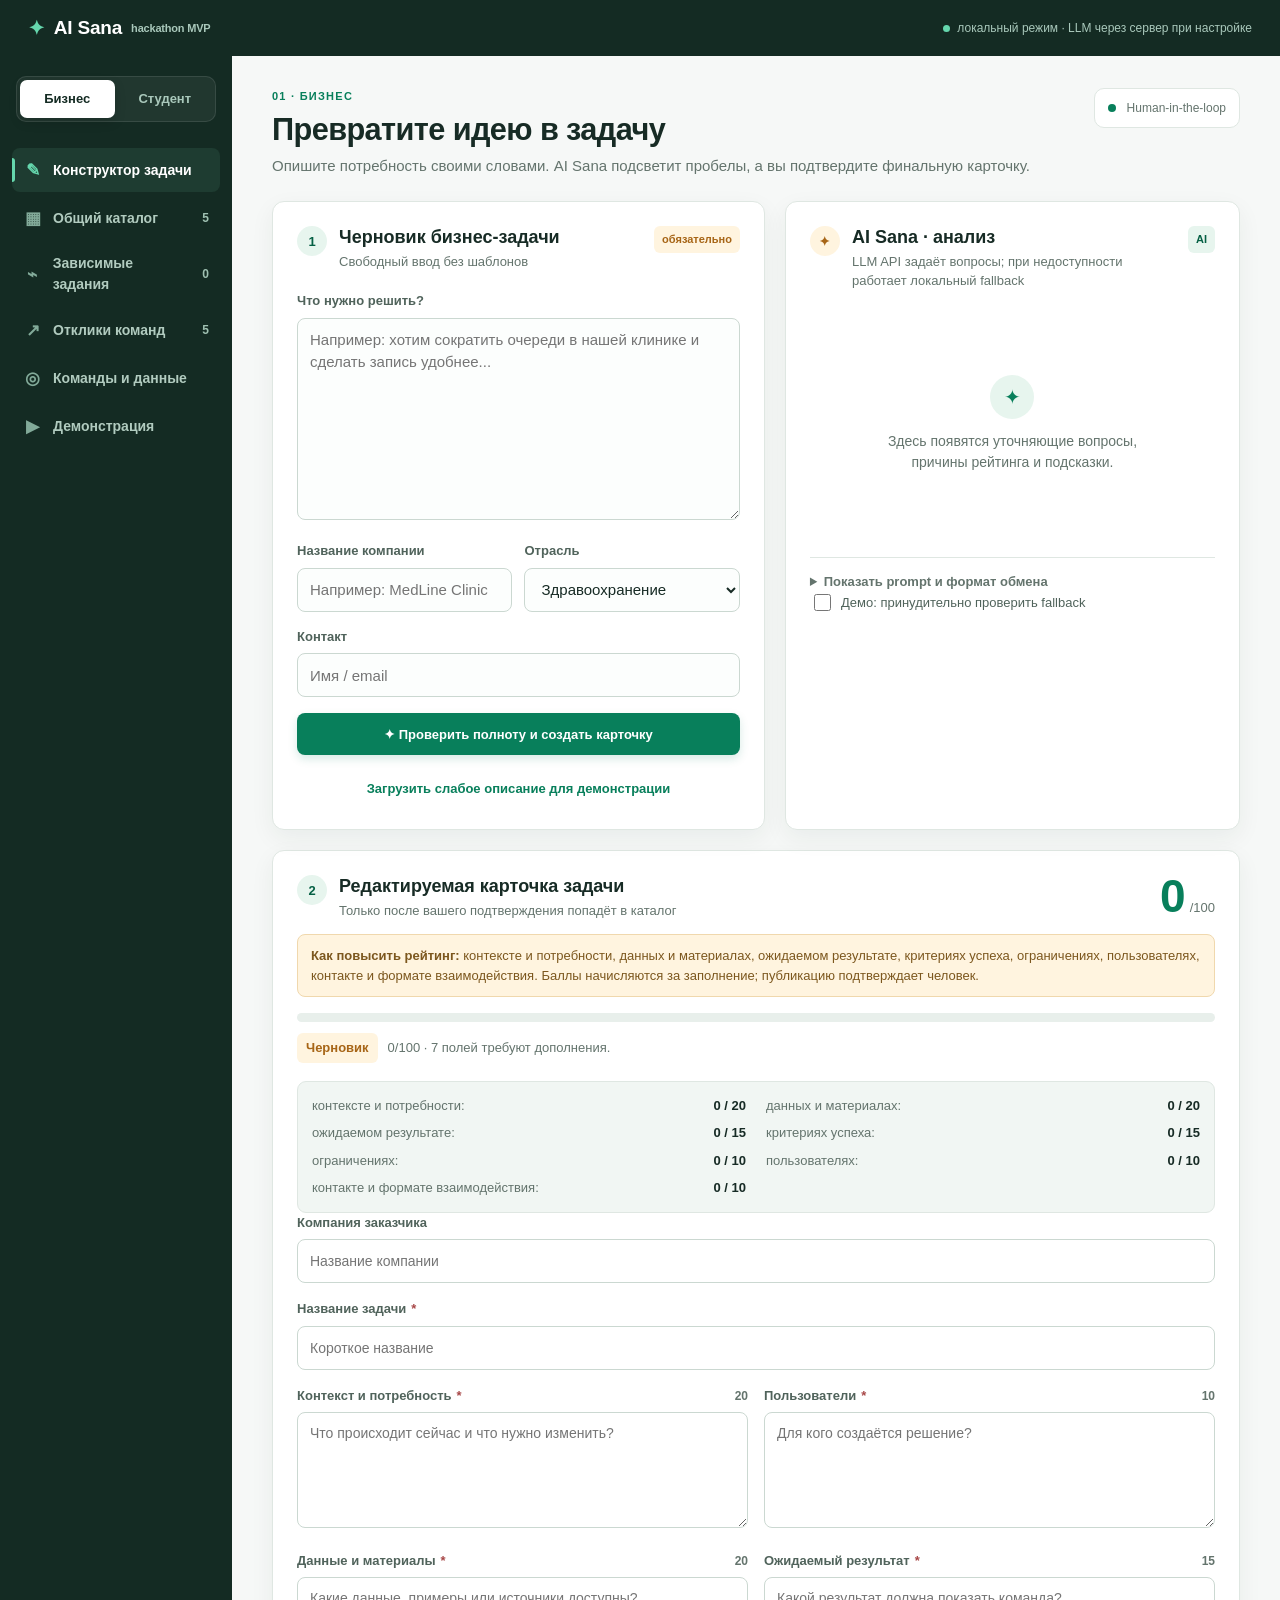
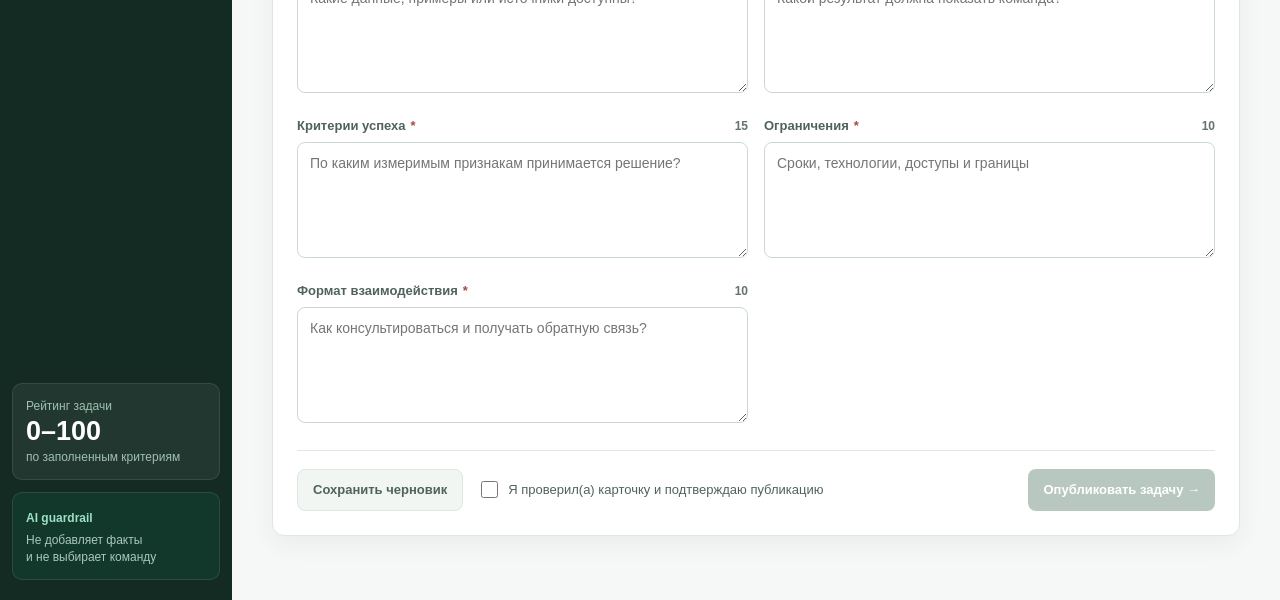
<file: index.html>
<!doctype html>
<html lang="ru">
  <head>
    <meta charset="UTF-8" />
    <meta name="viewport" content="width=device-width, initial-scale=1.0" />
    <title>AI Sana — геймификация бизнес-задач</title>
    <link rel="stylesheet" href="styles.css" />
  </head>
  <body>
    <div class="app-shell">
      <header class="topbar">
        <div class="brand">
          <span class="brand-mark">✦</span><span>AI Sana</span
          ><small>hackathon MVP</small>
        </div>
        <div class="topbar-status">
          <span class="live-dot"></span>локальный режим · LLM через сервер при
          настройке
        </div>
      </header>

      <div class="workspace">
        <aside class="sidebar">
          <div class="role-switcher">
            <button class="role-btn active" data-role="business">Бизнес</button>
            <button class="role-btn" data-role="student">Студент</button>
          </div>
          <nav class="nav-list">
            <button class="nav-btn active" data-view="builder">
              <span>✎</span> Конструктор задачи
            </button>
            <button class="nav-btn" data-view="catalog">
              <span>▦</span> Общий каталог <b id="catalog-count">0</b>
            </button>
            <button class="nav-btn" data-view="dependent">
              <span>⌁</span> Зависимые задания <b id="dependent-count">0</b>
            </button>
            <button class="nav-btn" data-view="offers">
              <span>↗</span> Отклики команд <b id="offers-count">0</b>
            </button>
            <button class="nav-btn" data-view="teams">
              <span>◎</span> Команды и данные
            </button>
            <button class="nav-btn" data-view="demo">
              <span>▶</span> Демонстрация
            </button>
          </nav>
          <div class="sidebar-bottom">
            <div class="mini-kpi">
              <span>Рейтинг задачи</span><strong>0–100</strong
              ><small>по заполненным критериям</small>
            </div>
            <div class="guardrail">
              <span>AI guardrail</span
              ><small>Не добавляет факты<br />и не выбирает команду</small>
            </div>
          </div>
        </aside>

        <main class="main-content">
          <section class="view active" id="view-builder">
            <div class="page-heading">
              <div>
                <p class="eyebrow">01 · БИЗНЕС</p>
                <h1>Превратите идею в задачу</h1>
                <p class="subtitle">
                  Опишите потребность своими словами. AI Sana подсветит пробелы,
                  а вы подтвердите финальную карточку.
                </p>
              </div>
              <div class="heading-chip">
                <span class="chip-dot"></span> Human-in-the-loop
              </div>
            </div>
            <div class="builder-layout">
              <div class="panel input-panel">
                <div class="panel-head">
                  <div>
                    <span class="step-num">1</span>
                    <div>
                      <h2>Черновик бизнес-задачи</h2>
                      <p>Свободный ввод без шаблонов</p>
                    </div>
                  </div>
                  <span class="required">обязательно</span>
                </div>
                <label class="field-label" for="draft-text"
                  >Что нужно решить?</label
                >
                <textarea
                  id="draft-text"
                  rows="8"
                  placeholder="Например: хотим сократить очереди в нашей клинике и сделать запись удобнее..."
                ></textarea>
                <div class="form-row">
                  <label class="field-group"
                    ><span class="field-label">Название компании</span
                    ><input
                      id="draft-company"
                      placeholder="Например: MedLine Clinic"
                  /></label>
                  <label class="field-group"
                    ><span class="field-label">Отрасль</span
                    ><select id="draft-industry">
                      <option>Здравоохранение</option>
                      <option>Образование</option>
                      <option>Ритейл</option>
                      <option>Финансы</option>
                      <option>Логистика</option>
                      <option>Другое</option>
                    </select></label
                  >
                </div>
                <div class="form-row">
                  <label class="field-group"
                    ><span class="field-label">Контакт</span
                    ><input id="draft-contact" placeholder="Имя / email"
                  /></label>
                </div>
                <button class="primary-btn full" id="analyze-btn">
                  ✦ Проверить полноту и создать карточку
                </button>
                <button class="text-btn full" id="load-sample-btn">
                  Загрузить слабое описание для демонстрации
                </button>
              </div>

              <div class="panel ai-panel">
                <div class="panel-head">
                  <div>
                    <span class="step-num ai-step">✦</span>
                    <div>
                      <h2>AI Sana · анализ</h2>
                      <p>
                        LLM API задаёт вопросы; при недоступности работает
                        локальный fallback
                      </p>
                    </div>
                  </div>
                  <span class="ai-badge">AI</span>
                </div>
                <div id="ai-empty" class="empty-state">
                  <div class="empty-icon">✦</div>
                  <p>
                    Здесь появятся уточняющие вопросы,<br />причины рейтинга и
                    подсказки.
                  </p>
                </div>
                <div id="ai-result" class="hidden"></div>
                <details class="prompt-details">
                  <summary>Показать prompt и формат обмена</summary>
                  <pre id="prompt-preview">
SYSTEM: Анализируй только факты пользователя. Не выдумывай значения.
INPUT: { companyName, draft, industry, contact, answers[] }
OUTPUT: { missingFields[], questions[], suggestions[] }
ERROR: при недоступности API или некорректном JSON использовать локальный fallback.</pre
                  >
                </details>
                <label class="confirm-check ai-demo-toggle"
                  ><input type="checkbox" id="simulate-ai-error" /> Демо:
                  принудительно проверить fallback</label
                >
              </div>
            </div>

            <div class="panel card-panel" id="card-panel">
              <div class="panel-head card-head">
                <div>
                  <span class="step-num">2</span>
                  <div>
                    <h2>Редактируемая карточка задачи</h2>
                    <p>Только после вашего подтверждения попадёт в каталог</p>
                  </div>
                </div>
                <div class="score-bubble">
                  <strong id="score-value">0</strong><span>/100</span>
                </div>
              </div>
              <div id="missing-banner" class="missing-banner hidden"></div>
              <div class="score-track"><span id="score-track-fill"></span></div>
              <div class="readiness-row">
                <span id="readiness-label" class="readiness draft"
                  >Черновик</span
                ><span id="score-explain"
                  >Заполните карточку, чтобы увидеть расчёт.</span
                >
              </div>
              <div
                id="score-breakdown"
                class="score-summary"
                aria-live="polite"
              ></div>
              <div class="card-grid">
                <label class="card-field wide"
                  ><span>Компания заказчика</span
                  ><input
                    data-field="companyName"
                    placeholder="Название компании"
                /></label>
                <label class="card-field wide"
                  ><span>Название задачи <i>*</i></span
                  ><input data-field="title" placeholder="Короткое название"
                /></label>
                <label class="card-field"
                  ><span>Контекст и потребность <i>*</i><em>20</em></span
                  ><textarea
                    data-field="contextNeed"
                    rows="4"
                    placeholder="Что происходит сейчас и что нужно изменить?"
                  ></textarea>
                </label>
                <label class="card-field"
                  ><span>Пользователи <i>*</i><em>10</em></span
                  ><textarea
                    data-field="users"
                    rows="4"
                    placeholder="Для кого создаётся решение?"
                  ></textarea>
                </label>
                <label class="card-field"
                  ><span>Данные и материалы <i>*</i><em>20</em></span
                  ><textarea
                    data-field="data"
                    rows="4"
                    placeholder="Какие данные, примеры или источники доступны?"
                  ></textarea>
                </label>
                <label class="card-field"
                  ><span>Ожидаемый результат <i>*</i><em>15</em></span
                  ><textarea
                    data-field="expectedResult"
                    rows="4"
                    placeholder="Какой результат должна показать команда?"
                  ></textarea>
                </label>
                <label class="card-field"
                  ><span>Критерии успеха <i>*</i><em>15</em></span
                  ><textarea
                    data-field="successCriteria"
                    rows="4"
                    placeholder="По каким измеримым признакам принимается решение?"
                  ></textarea>
                </label>
                <label class="card-field"
                  ><span>Ограничения <i>*</i><em>10</em></span
                  ><textarea
                    data-field="constraints"
                    rows="4"
                    placeholder="Сроки, технологии, доступы и границы"
                  ></textarea>
                </label>
                <label class="card-field"
                  ><span>Формат взаимодействия <i>*</i><em>10</em></span
                  ><textarea
                    data-field="format"
                    rows="4"
                    placeholder="Как консультироваться и получать обратную связь?"
                  ></textarea>
                </label>
              </div>
              <div class="card-actions">
                <button class="secondary-btn" id="save-draft-btn">
                  Сохранить черновик</button
                ><label class="confirm-check"
                  ><input type="checkbox" id="confirm-check" /> Я проверил(а)
                  карточку и подтверждаю публикацию</label
                ><button class="primary-btn" id="publish-btn" disabled>
                  Опубликовать задачу →
                </button>
              </div>
            </div>
          </section>

          <section class="view" id="view-catalog">
            <div class="page-heading">
              <div>
                <p class="eyebrow">02 · OPEN CATALOG</p>
                <h1>Каталог задач</h1>
                <p class="subtitle">
                  Все опубликованные задачи доступны командам. Из любой задачи
                  можно попросить AI-агента подготовить зависимую карточку.
                </p>
              </div>
              <div class="catalog-total">
                <strong id="catalog-total">0</strong><span>опубликовано</span>
              </div>
            </div>
            <div class="toolbar">
              <div class="search-wrap">
                ⌕
                <input
                  id="catalog-search"
                  placeholder="Поиск по задачам, отрасли, пользователям..."
                />
              </div>
              <select id="catalog-industry" aria-label="Отрасль задачи">
                <option value="all">Все отрасли</option>
                <option>Здравоохранение</option>
                <option>Образование</option>
                <option>Ритейл</option>
                <option>Финансы</option>
                <option>Логистика</option>
                <option>Другое</option>
              </select>
              <select id="catalog-level" aria-label="Уровень готовности">
                <option value="all">Все уровни готовности</option>
                <option value="draft">Черновик · 0–39</option>
                <option value="working">Рабочая · 40–69</option>
                <option value="ready">Готовая · 70–89</option>
                <option value="priority">Приоритетная · 90–100</option></select
              ><select id="catalog-sort">
                <option value="rating">Сначала высокий рейтинг</option>
                <option value="new">Сначала новые</option>
              </select>
            </div>
            <div id="catalog-list" class="catalog-grid"></div>
          </section>

          <section class="view" id="view-dependent">
            <div class="page-heading">
              <div>
                <p class="eyebrow">03 · AI TASK AGENT</p>
                <h1>Зависимые задания</h1>
                <p class="subtitle">
                  Карточки-подзадачи, созданные из задач заказчика. AI готовит
                  первый вариант, а финальное содержание и связь с родителем
                  проверяет человек.
                </p>
              </div>
              <div class="catalog-total">
                <strong id="dependent-total">0</strong><span>карточек</span>
              </div>
            </div>
            <div class="agent-banner">
              <div class="agent-banner-icon">✦</div>
              <div>
                <strong>AI-агент декомпозиции</strong>
                <p>
                  Берёт только контекст, данные, результат и ограничения
                  родительской задачи. Не выдумывает факты, не назначает
                  исполнителя и не публикует карточку автоматически.
                </p>
              </div>
              <span class="ai-badge">LLM / fallback</span>
            </div>
            <div id="dependent-list" class="dependent-grid"></div>
          </section>

          <section class="view" id="view-offers">
            <div class="page-heading">
              <div>
                <p class="eyebrow">04 · BUSINESS DECISION</p>
                <h1>Отклики команд</h1>
                <p class="subtitle">
                  Сравнивайте предложения и принимайте решение вручную. AI не
                  назначает исполнителей.
                </p>
              </div>
            </div>
            <div id="offers-list" class="offers-list"></div>
          </section>

          <section class="view" id="view-teams">
            <div class="page-heading">
              <div>
                <p class="eyebrow">04 · DATA ROOM</p>
                <h1>Команды и тестовые данные</h1>
                <p class="subtitle">
                  В MVP встроен минимальный набор 5×5 для быстрой демонстрации
                  без регистрации.
                </p>
              </div>
            </div>
            <div class="data-tabs">
              <button class="data-tab active" data-data-view="teams-data">
                5 профилей команд</button
              ><button class="data-tab" data-data-view="drafts-data">
                5 черновиков</button
              ><button class="data-tab" data-data-view="cards-data">
                5 карточек
              </button>
            </div>
            <div id="teams-data" class="data-view active"></div>
            <div id="drafts-data" class="data-view"></div>
            <div id="cards-data" class="data-view"></div>
          </section>

          <section class="view" id="view-demo">
            <div class="page-heading">
              <div>
                <p class="eyebrow">05 · 5-MINUTE DEMO</p>
                <h1>Сценарий защиты</h1>
                <p class="subtitle">
                  Покажите целостный путь от слабого описания до выбора команды.
                </p>
              </div>
              <button class="primary-btn" id="demo-reset-btn">
                Сбросить демо
              </button>
            </div>
            <div class="demo-timeline">
              <div class="demo-step done">
                <span>1</span>
                <div>
                  <strong>Черновик</strong>
                  <p>Ввести слабое описание бизнес-задачи.</p>
                </div>
              </div>
              <div class="demo-line"></div>
              <div class="demo-step">
                <span>2</span>
                <div>
                  <strong>AI-вопросы</strong>
                  <p>
                    Показать минимум 3 уместных вопроса и заполнить карточку.
                  </p>
                </div>
              </div>
              <div class="demo-line"></div>
              <div class="demo-step">
                <span>3</span>
                <div>
                  <strong>Рост рейтинга</strong>
                  <p>Изменить поля и показать прозрачный пересчёт баллов.</p>
                </div>
              </div>
              <div class="demo-line"></div>
              <div class="demo-step">
                <span>4</span>
                <div>
                  <strong>Каталог</strong>
                  <p>
                    Опубликовать, открыть задачу студенту и отправить отклик.
                  </p>
                </div>
              </div>
              <div class="demo-line"></div>
              <div class="demo-step">
                <span>5</span>
                <div>
                  <strong>Решение бизнеса</strong>
                  <p>Вручную принять или отклонить предложение.</p>
                </div>
              </div>
            </div>
            <div class="demo-note">
              <span class="note-icon">ⓘ</span>
              <div>
                <strong>Подсказка для защиты</strong>
                <p>
                  Переключайтесь между ролями «Бизнес» и «Студент» в левом меню.
                  Все изменения сохраняются локально, поэтому сценарий можно
                  повторить.
                </p>
              </div>
            </div>
            <div class="architecture-card">
              <div>
                <p class="eyebrow">ARCHITECTURE</p>
                <h2>Простой, проверяемый MVP</h2>
                <p>
                  UI → localStorage → детерминированный AI fallback → рейтинг →
                  каталог → отклики → ручное решение.
                </p>
              </div>
              <div class="arch-flow">
                <span>Draft</span><b>→</b><span>AI</span><b>→</b
                ><span>Card</span><b>→</b><span>Catalog</span><b>→</b
                ><span>Decision</span>
              </div>
            </div>
          </section>
        </main>
      </div>
    </div>

    <div class="modal hidden" id="offer-modal">
      <div class="modal-card">
        <button class="modal-close" id="modal-close">×</button>
        <p class="eyebrow">TEAM RESPONSE</p>
        <h2 id="offer-modal-title">Отправить предложение</h2>
        <p id="offer-modal-subtitle" class="muted"></p>
        <div id="team-recommendations" class="recommendations-panel"></div>
        <label class="card-field"
          ><span>Команда</span
          ><select id="offer-team"></select></label
        ><label class="card-field"
          ><span>Идея решения <i>*</i></span
          ><textarea
            id="offer-idea"
            rows="4"
            placeholder="Что вы предлагаете сделать?"
          ></textarea></label
        ><label class="card-field"
          ><span>План и срок <i>*</i></span
          ><textarea
            id="offer-plan"
            rows="3"
            placeholder="Этапы, технологии, ориентировочный срок"
          ></textarea></label
        ><label class="card-field"
          ><span>Ссылка на прототип</span
          ><input id="offer-link" placeholder="https://..."
        /></label>
        <div id="offer-ai-review" class="offer-ai-review"></div>
        <button class="primary-btn full" id="submit-offer-btn">
          Отправить отклик
        </button>
      </div>
    </div>

    <div class="modal hidden" id="progress-modal">
      <div class="modal-card">
        <button class="modal-close" id="progress-modal-close">×</button>
        <p class="eyebrow">ПРОГРЕСС КОМАНДЫ</p>
        <h2>Зафиксировать фактический прогресс</h2>
        <p id="progress-modal-subtitle" class="muted"></p>
        <label class="card-field"
          ><span>Этап</span
          ><select id="progress-stage">
            <option>Исследование</option>
            <option>Прототип</option>
            <option>Разработка</option>
            <option>Тестирование</option>
            <option>Финальная передача</option>
          </select></label
        ><label class="card-field"
          ><span>Что фактически сделано <i>*</i></span
          ><textarea
            id="progress-note"
            rows="4"
            placeholder="Коротко опишите результат этапа и приложенные материалы"
          ></textarea></label
        ><label class="card-field"
          ><span>Фактический статус</span
          ><select id="progress-status">
            <option value="in_progress">В работе</option>
            <option value="done">Этап завершён</option>
            <option value="blocked">Есть блокер</option>
          </select></label
        >
        <label class="confirm-check"><input type="checkbox" id="progress-confirm" />
          Бизнес проверил результат и подтверждает завершение этапа
        </label>
        <p class="muted">За подтверждённый этап — 20 баллов. За каждый из пяти этапов баллы начисляются один раз на команду и задачу.</p>
        <button class="primary-btn full" id="save-progress-btn">
          Сохранить прогресс
        </button>
      </div>
    </div>

    <div class="modal hidden" id="dependent-modal">
      <div class="modal-card dependent-modal-card">
        <button class="modal-close" id="dependent-modal-close">×</button>
        <div class="agent-modal-heading">
          <span class="step-num ai-step">✦</span>
          <div>
            <p class="eyebrow">AI TASK AGENT</p>
            <h2>Создать зависимое задание</h2>
            <p class="muted">
              Агент подготовит подзадачу на основе карточки заказчика.
            </p>
          </div>
          <span class="ai-badge">AI</span>
        </div>
        <div id="dependent-parent-context" class="parent-context"></div>
        <div class="agent-controls">
          <label class="card-field"
            ><span>Роль для зависимого задания</span
            ><select id="dependent-role">
              <option>Исследователь</option>
              <option>UX/UI дизайнер</option>
              <option>Разработчик</option>
              <option>Аналитик</option>
              <option>Контент-специалист</option>
            </select></label
          ><label class="card-field"
            ><span>Фокус подзадачи <i>*</i></span
            ><input
              id="dependent-focus"
              placeholder="Например: сценарий записи пациента"
          /></label>
        </div>
        <button class="primary-btn full" id="dependent-generate-btn">
          ✦ Сгенерировать карточку агентом
        </button>
        <div id="dependent-agent-empty" class="agent-empty">
          <div class="empty-icon">✦</div>
          <p>
            Выберите роль и фокус — агент соберёт первый вариант зависимой
            задачи.
          </p>
        </div>
        <div id="dependent-agent-result" class="hidden">
          <div class="agent-result-note">
            <strong>Черновик готов.</strong> Проверьте все поля: AI использовал
            только сведения родительской задачи.
          </div>
          <div class="dependent-form-grid">
            <label class="card-field wide"
              ><span>Название зависимого задания <i>*</i></span
              ><input data-dependent-field="title" /></label
            ><label class="card-field"
              ><span>Цель</span
              ><textarea data-dependent-field="goal" rows="4"></textarea></label
            ><label class="card-field"
              ><span>Входные данные от заказчика</span
              ><textarea
                data-dependent-field="input_data"
                rows="4"
              ></textarea></label
            ><label class="card-field"
              ><span>Ожидаемый артефакт</span
              ><textarea
                data-dependent-field="expected_artifact"
                rows="4"
              ></textarea></label
            ><label class="card-field"
              ><span>Критерии приёмки</span
              ><textarea
                data-dependent-field="acceptance_criteria"
                rows="4"
              ></textarea></label
            ><label class="card-field wide"
              ><span>Ограничения</span
              ><textarea data-dependent-field="constraints" rows="4"></textarea>
            </label>
          </div>
          <div class="agent-modal-actions">
            <button class="secondary-btn" id="dependent-regenerate-btn">
              Перегенерировать</button
            ><button class="primary-btn" id="save-dependent-btn">
              Сохранить карточку
            </button>
          </div>
        </div>
        <details class="prompt-details">
          <summary>Правила агента</summary>
          <pre>
SYSTEM: Создай зависимую задачу только из фактов родительской карточки.
INPUT: { parentTask, role, focus }
OUTPUT: { "title", "goal", "input_data", "expected_artifact", "acceptance_criteria", "constraints" }
GUARDRAIL: не добавлять факты, не назначать исполнителя, не публиковать автоматически.</pre
          >
        </details>
      </div>
    </div>

    <div class="toast hidden" id="toast"></div>
    <script src="app.js"></script>
  </body>
</html>
</file>
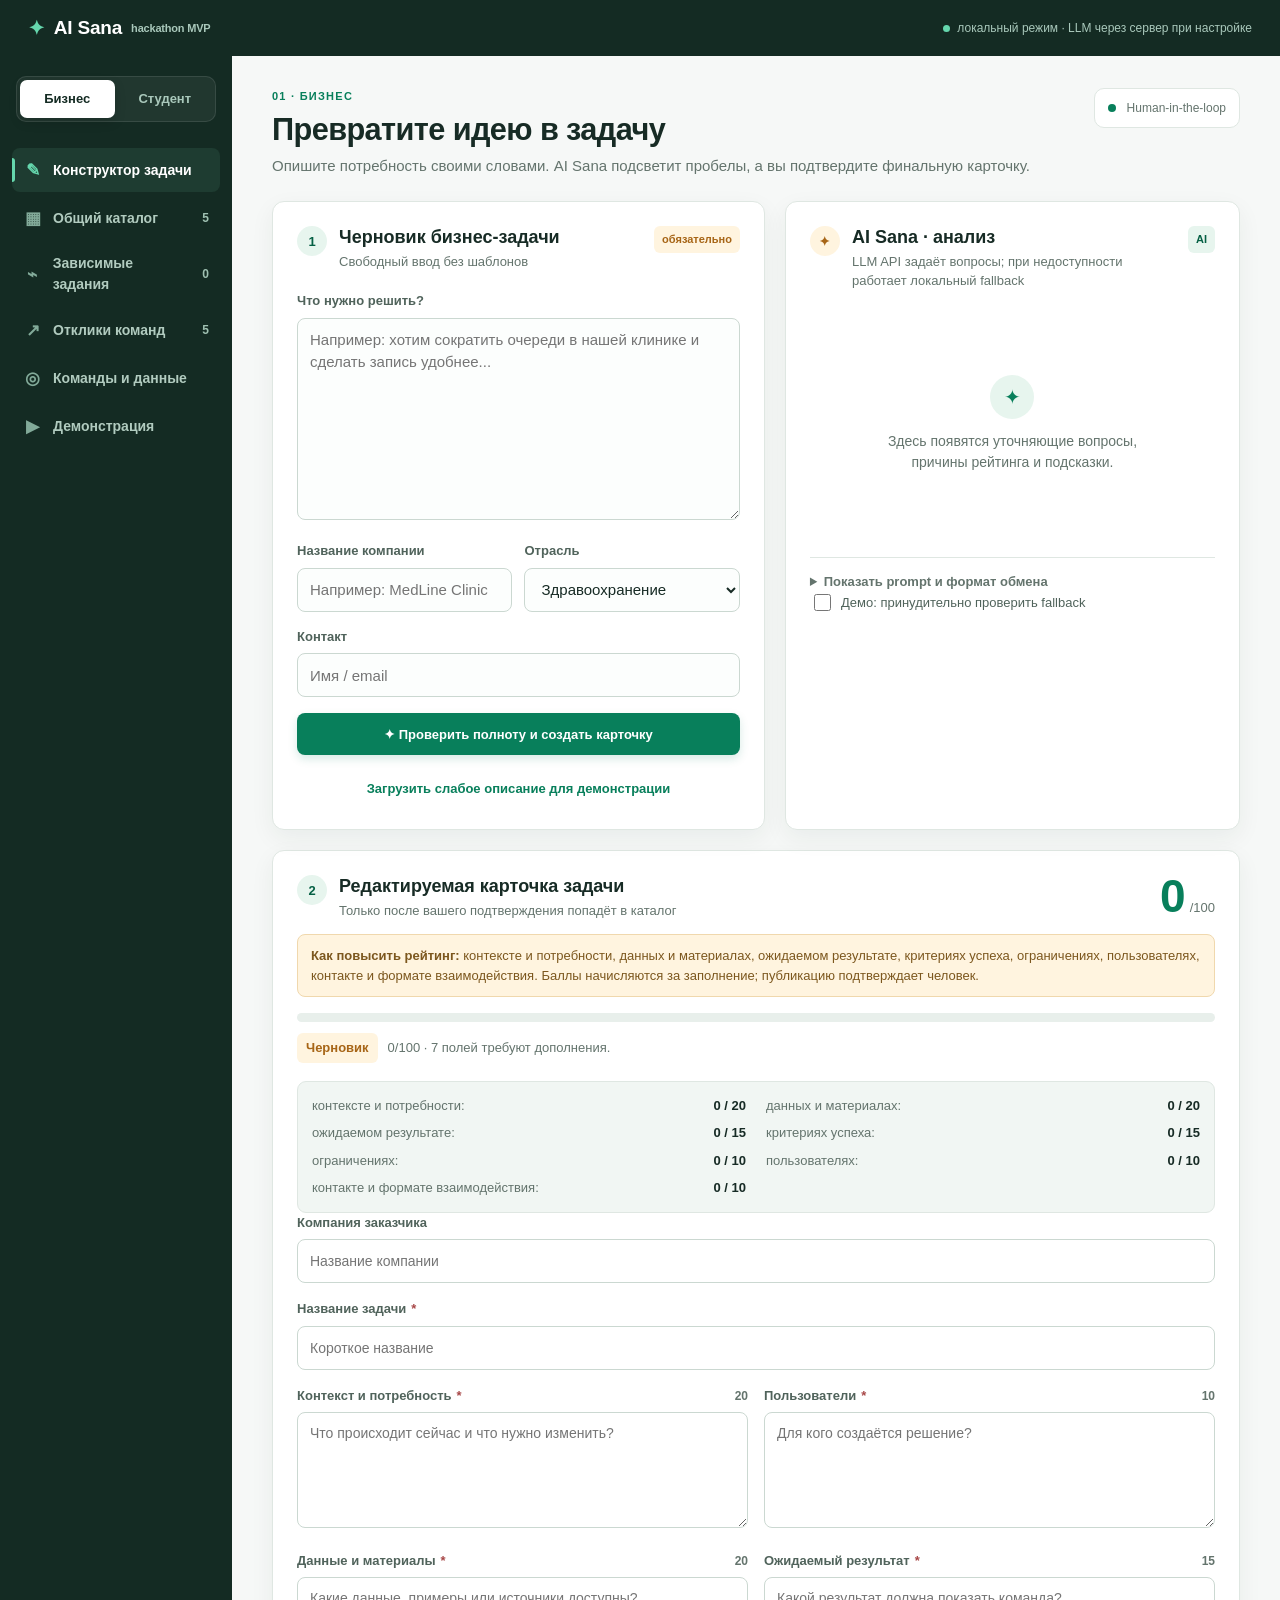
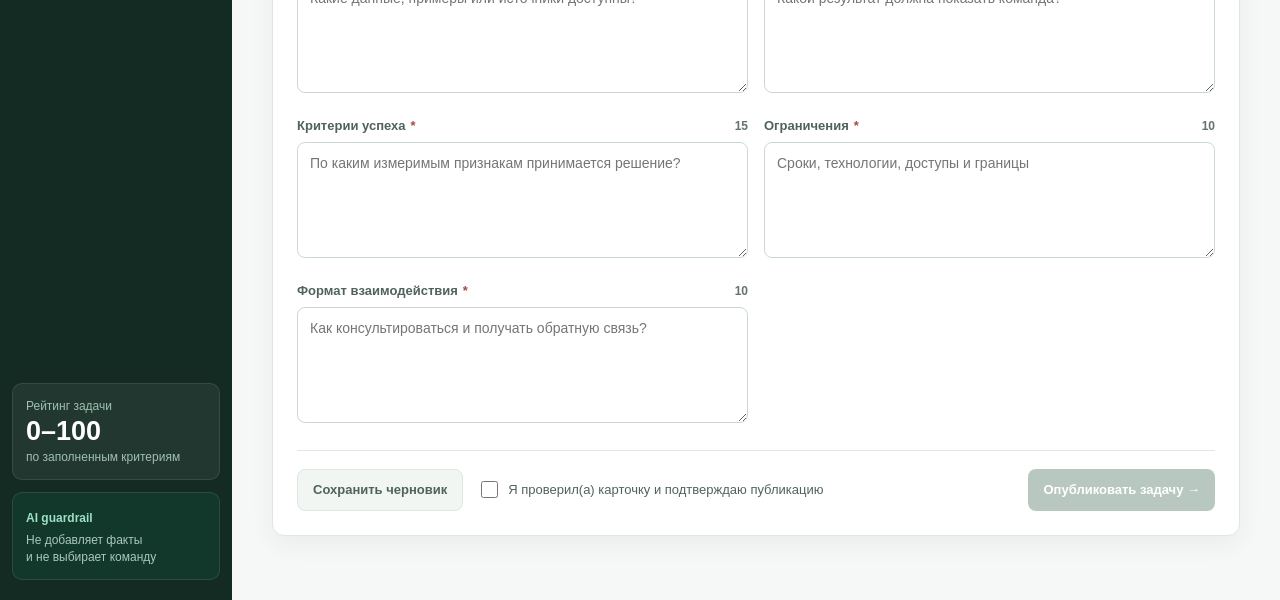
<file: demo.html>
<!doctype html>
<html lang="ru">
  <head>
    <meta charset="UTF-8" />
    <meta name="viewport" content="width=device-width, initial-scale=1.0" />
    <title>AI Sana — геймификация бизнес-задач</title>
    <style>:root{--sidebar:#142b23;--sidebar-soft:#1e3c31;--ink:#172b25;--muted:#64746d;--muted-strong:#50635b;--line:#dfe7e2;--line-strong:#cbd8d1;--bg:#f6f8f7;--surface:#fff;--surface-soft:#f1f6f3;--accent:#087f5b;--accent-dark:#056044;--accent-soft:#e7f5ee;--warning:#a76516;--warning-soft:#fff4df;--danger:#a74646;--danger-soft:#fff0f0;--info:#356887;--info-soft:#edf6fb;--shadow:0 8px 24px rgba(20,43,35,.06);--r-control:8px;--r-panel:12px;--ease:180ms ease}
*{box-sizing:border-box}html{background:var(--bg)}body{margin:0;min-width:320px;background:var(--bg);color:var(--ink);font:15px/1.5 Inter,ui-sans-serif,-apple-system,BlinkMacSystemFont,"Segoe UI",sans-serif;-webkit-font-smoothing:antialiased}button,input,textarea,select{font:inherit}button{-webkit-tap-highlight-color:transparent}.hidden{display:none!important}
.app-shell{min-height:100vh}.topbar{height:56px;display:flex;align-items:center;justify-content:space-between;gap:20px;padding:0 28px;background:var(--sidebar);color:#fff}.brand{display:flex;align-items:center;gap:9px;font-size:19px;font-weight:800;letter-spacing:-.2px}.brand-mark{color:#65d7ad;font-size:20px}.brand small{color:#a9c8bb;font-size:11px;font-weight:600}.topbar-status{color:#a9c8bb;font-size:12px}.live-dot{display:inline-block;width:7px;height:7px;margin-right:7px;border-radius:50%;background:#65d7ad}
.workspace{display:flex;min-height:calc(100vh - 56px)}.sidebar{width:232px;flex:0 0 232px;display:flex;flex-direction:column;padding:20px 12px;background:var(--sidebar);color:#d7e6df}.role-switcher{display:grid;grid-template-columns:1fr 1fr;gap:3px;margin:0 4px 26px;padding:3px;border:1px solid rgba(255,255,255,.1);border-radius:10px;background:rgba(255,255,255,.06)}.role-btn{min-height:38px;padding:7px 4px;border:0;border-radius:7px;background:transparent;color:#a9c8bb;cursor:pointer;font-size:13px;font-weight:700;transition:background var(--ease),color var(--ease)}.role-btn:hover{color:#fff;background:rgba(255,255,255,.08)}.role-btn.active{background:#fff;color:var(--sidebar);box-shadow:0 4px 12px rgba(0,0,0,.14)}.nav-list{display:grid;gap:4px}.nav-btn{position:relative;display:flex;align-items:center;gap:11px;width:100%;min-height:44px;padding:9px 11px;border:0;border-radius:8px;background:transparent;color:#b1cbbf;text-align:left;cursor:pointer;font-size:14px;font-weight:650;transition:background var(--ease),color var(--ease)}.nav-btn span{width:19px;color:#82aa99;font-size:17px;line-height:1;text-align:center}.nav-btn b{margin-left:auto;color:#9fc0b1;font-size:12px;font-variant-numeric:tabular-nums}.nav-btn:hover{background:rgba(255,255,255,.07);color:#fff}.nav-btn.active{background:var(--sidebar-soft);color:#fff}.nav-btn.active:before{position:absolute;left:0;width:3px;height:24px;border-radius:0 4px 4px 0;background:#65d7ad;content:""}.nav-btn.active span{color:#65d7ad}.sidebar-bottom{display:grid;gap:12px;margin-top:auto;padding-top:28px}.mini-kpi,.guardrail{border:1px solid rgba(255,255,255,.1);border-radius:10px;padding:13px}.mini-kpi{background:rgba(255,255,255,.06)}.mini-kpi span,.mini-kpi small{display:block;color:#9fc0b1;font-size:12px}.mini-kpi strong{display:block;margin:3px 0;color:#fff;font-size:27px;line-height:1}.guardrail{background:rgba(8,127,91,.16);color:#9de0c5}.guardrail span{font-size:12px;font-weight:800}.guardrail small{display:block;margin-top:4px;color:#a9c8bb;font-size:12px;line-height:1.4}
.main-content{width:100%;max-width:1500px;margin:0 auto;padding:32px 40px 64px}.view{display:none}.view.active{display:block}.page-heading{display:flex;align-items:flex-start;justify-content:space-between;gap:24px;margin-bottom:24px}.eyebrow{margin:0 0 7px;color:var(--accent);font-size:11px;font-weight:800;letter-spacing:1.25px;text-transform:uppercase}.page-heading h1{margin:0 0 8px;color:var(--ink);font-size:clamp(26px,2.4vw,32px);line-height:1.15;letter-spacing:-.6px}.subtitle{max-width:760px;margin:0;color:var(--muted);font-size:15px}.heading-chip,.catalog-total{border:1px solid var(--line);border-radius:10px;background:var(--surface);color:var(--muted);font-size:12px;white-space:nowrap}.heading-chip{padding:10px 13px}.chip-dot{display:inline-block;width:8px;height:8px;margin-right:7px;border-radius:50%;background:var(--accent)}.catalog-total{min-width:108px;padding:11px 14px;text-align:right}.catalog-total strong{display:block;color:var(--ink);font-size:26px;line-height:1;font-variant-numeric:tabular-nums}.catalog-total span{font-size:12px}
.builder-layout{display:grid;grid-template-columns:minmax(0,1.04fr) minmax(320px,.96fr);gap:20px;margin-bottom:20px}.panel{border:1px solid var(--line);border-radius:var(--r-panel);background:var(--surface);box-shadow:var(--shadow)}.input-panel,.ai-panel,.card-panel{padding:24px}.input-panel,.ai-panel{min-height:390px}.panel-head{display:flex;align-items:flex-start;justify-content:space-between;gap:16px;margin-bottom:20px}.panel-head>div:first-child{display:flex;gap:12px}.panel-head h2{margin:0 0 3px;color:var(--ink);font-size:18px;line-height:1.25}.panel-head p{margin:0;color:var(--muted);font-size:13px}.step-num{display:inline-flex;flex:none;align-items:center;justify-content:center;width:30px;height:30px;border-radius:50%;background:var(--accent-soft);color:var(--accent-dark);font-size:13px;font-weight:800}.ai-step{background:var(--warning-soft);color:var(--warning)}.required,.ai-badge{padding:5px 8px;border-radius:6px;font-size:11px;font-weight:800;white-space:nowrap}.required{background:var(--warning-soft);color:var(--warning)}.ai-badge{background:var(--accent-soft);color:var(--accent-dark)}
.field-label,.card-field>span{display:flex;align-items:center;gap:5px;margin-bottom:7px;color:var(--muted-strong);font-size:13px;font-weight:750}.field-group{flex:1;display:block}.form-row{display:flex;gap:12px;margin-top:15px}.input-panel textarea,.input-panel input,.input-panel select,.card-field input,.card-field textarea,.card-field select,.toolbar select,.search-wrap input{width:100%;border:1px solid var(--line-strong);border-radius:var(--r-control);outline:0;background:#fcfefd;color:var(--ink)}.input-panel textarea,.input-panel input,.input-panel select,.card-field input,.card-field textarea,.card-field select{min-height:44px;padding:10px 12px}.input-panel textarea,.card-field textarea{resize:vertical}.input-panel textarea{min-height:178px}.input-panel input,.input-panel select,.card-field input,.card-field select{height:44px}.input-panel textarea:focus,.input-panel input:focus,.input-panel select:focus,.card-field input:focus,.card-field textarea:focus,.card-field select:focus,.toolbar select:focus,.search-wrap:focus-within{border-color:var(--accent);box-shadow:0 0 0 3px rgba(8,127,91,.13)}
.primary-btn,.secondary-btn,.text-btn,.accept-btn,.reject-btn,.progress-btn{min-height:42px;border:0;border-radius:var(--r-control);padding:9px 15px;cursor:pointer;font-size:13px;font-weight:800;transition:background var(--ease),color var(--ease),border-color var(--ease),transform var(--ease)}.primary-btn{background:var(--accent);color:#fff;box-shadow:0 4px 10px rgba(8,127,91,.16)}.primary-btn:hover{background:var(--accent-dark)}.primary-btn:active,.secondary-btn:active{transform:translateY(1px)}.primary-btn:disabled{cursor:not-allowed;background:#b8c8c0;box-shadow:none}.secondary-btn{border:1px solid var(--line);background:var(--surface-soft);color:var(--muted-strong)}.secondary-btn:hover{border-color:var(--line-strong);background:#e8f0eb;color:var(--ink)}.text-btn{min-height:34px;padding:5px 0;background:transparent;color:var(--accent)}.text-btn:hover{color:var(--accent-dark);text-decoration:underline}.full{width:100%;margin-top:16px}
.empty-state{padding:64px 16px;color:var(--muted);text-align:center}.empty-icon{display:inline-flex;align-items:center;justify-content:center;width:44px;height:44px;margin-bottom:12px;border-radius:50%;background:var(--accent-soft);color:var(--accent);font-size:20px}.empty-state p{margin:0;font-size:14px}.ai-result{display:grid;gap:12px}.ai-summary{display:flex;gap:10px;padding:12px;border:1px solid #f2dfbe;border-radius:8px;background:var(--warning-soft);color:#7c571e;font-size:13px}.question-list{display:grid;gap:10px}.question-item{padding:12px;border:1px solid var(--line);border-radius:9px;background:#fbfdfc}.question-item strong{display:block;margin-bottom:8px;color:var(--ink);font-size:13px;line-height:1.4}.question-item input{width:100%;min-height:38px;border:0;border-bottom:1px solid var(--line-strong);outline:0;background:transparent;color:var(--ink);font-size:14px}.question-item input:focus{border-color:var(--accent)}.prompt-details{margin-top:20px;padding-top:14px;border-top:1px solid var(--line);color:var(--muted);font-size:13px}.prompt-details summary{cursor:pointer;font-weight:750}.prompt-details pre{overflow:auto;margin:12px 0 0;padding:13px;border-radius:8px;background:var(--sidebar);color:#cbe7db;font-size:12px;line-height:1.55;white-space:pre-wrap}
.card-panel{overflow:visible}.card-head{margin-bottom:14px}.score-bubble{display:flex;align-items:baseline;gap:4px;color:var(--muted)}.score-bubble strong{color:var(--accent);font-size:46px;line-height:.95;font-variant-numeric:tabular-nums}.score-bubble span{font-size:13px}.score-track{height:9px;overflow:hidden;border-radius:8px;background:#e8efeb}.score-track span{display:block;width:0;height:100%;border-radius:inherit;background:var(--accent);transition:width var(--ease)}.readiness-row{display:flex;align-items:center;gap:10px;margin:11px 0 18px;color:var(--muted);font-size:13px}.readiness{padding:5px 9px;border-radius:6px;font-weight:800;white-space:nowrap}.readiness.draft{background:var(--warning-soft);color:var(--warning)}.readiness.working{background:var(--info-soft);color:var(--info)}.readiness.ready,.readiness.priority{background:var(--accent-soft);color:var(--accent-dark)}.missing-banner{margin:10px 0 16px;padding:11px 13px;border:1px solid #f0d8ad;border-radius:8px;background:var(--warning-soft);color:#7c571e;font-size:13px}.card-grid{display:grid;grid-template-columns:repeat(2,minmax(0,1fr));gap:16px}.card-field{display:block;min-width:0}.card-field.wide{grid-column:1/-1}.card-field>span{font-size:13px}.card-field i{color:var(--danger);font-style:normal}.card-field em{margin-left:auto;color:var(--muted);font-size:12px;font-style:normal;font-weight:700}.card-field input,.card-field textarea,.card-field select{background:#fff;font-size:14px}.card-field textarea{min-height:116px}.score-summary{margin-top:18px;padding:14px;border:1px solid var(--line);border-radius:9px;background:var(--surface-soft)}.score-breakdown{display:grid;grid-template-columns:repeat(2,minmax(0,1fr));gap:8px 20px;margin:0;padding:0;list-style:none}.score-breakdown li{display:flex;justify-content:space-between;gap:10px;color:var(--muted);font-size:13px}.score-breakdown strong{color:var(--ink);font-variant-numeric:tabular-nums;white-space:nowrap}.card-actions{display:flex;align-items:center;gap:14px;margin-top:20px;padding-top:18px;border-top:1px solid var(--line)}.card-actions .primary-btn{margin-left:auto}.confirm-check{display:flex;align-items:center;gap:7px;color:var(--muted-strong);font-size:13px}.confirm-check input{width:17px;height:17px;accent-color:var(--accent)}
.toolbar{display:flex;flex-wrap:wrap;align-items:center;gap:10px;margin-bottom:20px}.search-wrap{display:flex;flex:1 1 240px;align-items:center;gap:9px;min-height:44px;padding:0 12px;border:1px solid var(--line-strong);border-radius:var(--r-control);background:#fff;color:var(--muted)}.search-wrap input{min-height:40px;padding:7px 0;border:0;background:transparent}.toolbar select{min-height:44px;width:auto;min-width:205px;padding:9px 12px;background:#fff;color:var(--muted-strong)}.catalog-grid{display:grid;grid-template-columns:repeat(3,minmax(0,1fr));gap:16px}.task-card{display:flex;min-height:290px;flex-direction:column;padding:18px;border:1px solid var(--line);border-radius:var(--r-panel);background:#fff;box-shadow:var(--shadow)}.task-card-top{display:flex;align-items:flex-start;justify-content:space-between;gap:12px}.task-card h3{margin:0;color:var(--ink);font-size:17px;line-height:1.3}.industry-tag{margin:7px 0 13px;color:var(--muted);font-size:13px}.score-mini{padding:6px 8px;border-radius:7px;background:var(--accent-soft);color:var(--accent-dark);font-size:13px;font-weight:850;white-space:nowrap}.task-card p{margin:0 0 13px;color:var(--muted);font-size:14px}.card-meta{display:flex;flex-wrap:wrap;gap:7px;margin-top:auto}.meta-tag{padding:5px 8px;border-radius:6px;background:var(--surface-soft);color:var(--muted-strong);font-size:12px}.meta-tag.draft{background:var(--warning-soft);color:var(--warning)}.meta-tag.working{background:var(--info-soft);color:var(--info)}.meta-tag.ready,.meta-tag.priority{background:var(--accent-soft);color:var(--accent-dark)}.task-card-actions{display:flex;gap:8px;margin-top:16px}.task-card-actions .primary-btn,.task-card-actions .secondary-btn{flex:1;min-width:0;padding-right:8px;padding-left:8px}
.offers-list,.dependent-grid{display:grid;gap:16px}.offer-task,.dependent-card{padding:20px;border:1px solid var(--line);border-radius:var(--r-panel);background:#fff;box-shadow:var(--shadow)}.offer-task-head,.dependent-card-head{display:flex;align-items:flex-start;justify-content:space-between;gap:16px;padding-bottom:15px;border-bottom:1px solid var(--line)}.offer-task h3,.dependent-card h3{margin:5px 0 0;color:var(--ink);font-size:18px}.offer-head-actions{display:flex;align-items:center;gap:8px}.compare-btn{min-height:36px;padding:7px 10px;font-size:12px}.offer-item{display:grid;grid-template-columns:160px minmax(0,1fr) auto;gap:18px;align-items:start;margin-top:12px;padding:15px;border:1px solid var(--line);border-radius:9px}.offer-item h4{margin:0;color:var(--ink);font-size:15px}.offer-item p{margin:5px 0 0;color:var(--muted);font-size:14px;white-space:pre-line}.offer-label{color:var(--muted);font-size:11px;font-weight:800;letter-spacing:.8px;text-transform:uppercase}.offer-actions{display:flex;gap:7px}.accept-btn{background:var(--accent-soft);color:var(--accent-dark)}.reject-btn{background:var(--danger-soft);color:var(--danger)}.progress-btn{background:var(--info-soft);color:var(--info)}.decision{display:inline-flex;align-items:center;min-height:31px;padding:5px 9px;border-radius:6px;font-size:12px;font-weight:800}.decision.accepted{background:var(--accent-soft);color:var(--accent-dark)}.decision.rejected{background:var(--danger-soft);color:var(--danger)}.progress-history{display:grid;gap:3px;margin-top:10px;padding:9px 10px;border-left:3px solid var(--accent);background:var(--surface-soft);color:var(--muted);font-size:13px}.progress-history strong{color:var(--ink)}.offer-ai-review{display:grid;gap:3px;margin-top:14px;padding:11px 12px;border-radius:8px;font-size:13px}.offer-ai-review.complete{background:var(--accent-soft);color:var(--accent-dark)}.offer-ai-review.incomplete{background:var(--warning-soft);color:var(--warning)}.offer-comparison{margin-top:14px;padding:13px;border:1px solid var(--line);border-radius:9px;background:var(--surface-soft)}.comparison-title,.recommendations-head{display:flex;align-items:center;justify-content:space-between;gap:10px;margin-bottom:8px;color:var(--ink);font-size:13px}.comparison-title span,.recommendations-head span{color:var(--muted);font-size:12px}.comparison-row,.recommendation-item{display:grid;grid-template-columns:24px minmax(0,1fr) auto;gap:9px;align-items:start;padding:9px 0;border-top:1px solid var(--line)}.comparison-row:first-of-type,.recommendation-item:first-of-type{border-top:0}.recommendation-rank{display:inline-flex;align-items:center;justify-content:center;width:22px;height:22px;border-radius:50%;background:var(--accent-soft);color:var(--accent-dark);font-size:11px;font-weight:800}.recommendation-item strong,.comparison-row strong{color:var(--ink);font-size:13px}.recommendation-item p,.comparison-row p{margin:3px 0 0;color:var(--muted);font-size:12px}.recommendations-panel{margin:14px 0;padding:12px;border:1px solid var(--line);border-radius:9px;background:var(--surface-soft)}
.data-tabs{display:flex;gap:6px;overflow-x:auto;margin-bottom:18px;border-bottom:1px solid var(--line)}.data-tab{min-height:42px;padding:8px 13px;border:0;border-bottom:2px solid transparent;background:transparent;color:var(--muted);cursor:pointer;font-size:13px;font-weight:700;white-space:nowrap}.data-tab:hover{color:var(--accent)}.data-tab.active{border-color:var(--accent);color:var(--accent)}.data-view{display:none}.data-view.active{display:block}.data-table{width:100%;border:1px solid var(--line);border-radius:var(--r-panel);border-spacing:0;background:#fff;overflow:hidden;font-size:14px}.data-table th,.data-table td{padding:13px;border-bottom:1px solid var(--line);text-align:left;vertical-align:top}.data-table th{background:var(--surface-soft);color:var(--muted-strong);font-size:12px;letter-spacing:.5px;text-transform:uppercase}.data-table tr:last-child td{border-bottom:0}.data-table td strong{color:var(--ink)}
.agent-banner{display:flex;align-items:center;gap:14px;margin-bottom:18px;padding:15px 17px;border:1px solid #efddbc;border-radius:var(--r-panel);background:var(--warning-soft);color:var(--warning)}.agent-banner-icon{display:flex;flex:none;align-items:center;justify-content:center;width:36px;height:36px;border-radius:50%;background:#ffe9bd;font-size:18px}.agent-banner strong{color:#7c571e;font-size:14px}.agent-banner p{margin:3px 0 0;color:#8b6d3d;font-size:13px}.agent-banner .ai-badge{margin-left:auto}.dependent-status,.role-pill{display:inline-block;padding:5px 8px;border-radius:6px;font-size:12px;font-weight:800}.dependent-status{background:var(--warning-soft);color:var(--warning)}.role-pill{background:var(--accent-soft);color:var(--accent-dark);white-space:nowrap}.dependent-card-head p{margin:4px 0 0;color:var(--muted);font-size:13px}.dependent-card-grid{display:grid;grid-template-columns:repeat(2,minmax(0,1fr));gap:14px;margin-top:15px}.dependent-card-grid>div{padding:12px;border-radius:8px;background:var(--surface-soft)}.dependent-card-grid span{display:block;margin-bottom:5px;color:var(--muted);font-size:11px;font-weight:800;letter-spacing:.5px;text-transform:uppercase}.dependent-card-grid p{margin:0;color:var(--muted-strong);font-size:14px;white-space:pre-line}.dependent-card-grid p strong{display:block;margin-top:7px;color:var(--warning)}
.demo-timeline{display:flex;align-items:flex-start;gap:12px;padding:24px;border:1px solid var(--line);border-radius:var(--r-panel);background:#fff}.demo-step{display:flex;flex:1;gap:10px}.demo-step>span{display:flex;flex:none;align-items:center;justify-content:center;width:27px;height:27px;border-radius:50%;background:var(--surface-soft);color:var(--muted);font-size:12px;font-weight:850}.demo-step.done>span{background:var(--accent-soft);color:var(--accent-dark)}.demo-step strong{display:block;color:var(--ink);font-size:13px}.demo-step p{margin:4px 0 0;color:var(--muted);font-size:12px}.demo-line{width:28px;height:1px;margin-top:13px;background:var(--line-strong)}.demo-note{display:flex;gap:12px;margin-top:18px;padding:14px;border:1px solid #cfe2ee;border-radius:9px;background:var(--info-soft);color:var(--info)}.note-icon{font-size:18px}.demo-note strong{font-size:13px}.demo-note p{margin:3px 0 0;font-size:13px}.architecture-card{display:flex;align-items:center;justify-content:space-between;gap:20px;margin-top:18px;padding:23px;border-radius:var(--r-panel);background:var(--sidebar);color:#fff}.architecture-card .eyebrow{color:#65d7ad}.architecture-card h2{margin:0 0 6px;font-size:19px}.architecture-card p{max-width:540px;margin:0;color:#b7d0c5;font-size:13px}.arch-flow{display:flex;align-items:center;gap:9px;color:#cce4d9;font-size:12px;white-space:nowrap}.arch-flow span{padding:7px 8px;border:1px solid #3b6252;border-radius:6px;background:#1e3c31}.arch-flow b{color:#65d7ad}
.modal{position:fixed;z-index:10;inset:0;display:flex;align-items:center;justify-content:center;padding:20px;background:rgba(20,43,35,.48)}.modal-card{position:relative;width:min(540px,100%);max-height:calc(100vh - 40px);overflow:auto;padding:25px;border-radius:var(--r-panel);background:#fff;box-shadow:0 20px 60px rgba(20,43,35,.25)}.modal-card h2{margin:0 0 6px;color:var(--ink);font-size:22px;line-height:1.2}.modal-card .card-field{margin-top:15px}.modal-close{position:absolute;top:10px;right:13px;width:36px;height:36px;border:0;border-radius:7px;background:transparent;color:var(--muted);cursor:pointer;font-size:25px;line-height:1}.modal-close:hover{background:var(--surface-soft);color:var(--ink)}.muted{color:var(--muted);font-size:13px}.dependent-modal-card{width:min(760px,100%)}.agent-modal-heading{display:flex;align-items:flex-start;gap:12px;margin-bottom:14px}.agent-modal-heading .ai-badge{margin-left:auto}.parent-context{position:relative;margin-bottom:14px;padding:12px;border:1px solid var(--line);border-radius:8px;background:var(--surface-soft)}.parent-label{display:block;color:var(--muted);font-size:11px;font-weight:800;letter-spacing:.8px}.parent-context strong{display:block;margin:3px 0;color:var(--ink);font-size:15px}.parent-context p{max-width:85%;overflow:hidden;margin:0;color:var(--muted);font-size:13px;text-overflow:ellipsis;white-space:nowrap}.parent-score{position:absolute;top:12px;right:12px;color:var(--accent);font-size:12px;font-weight:800}.agent-controls,.dependent-form-grid{display:grid;grid-template-columns:1fr 1.4fr;gap:12px}.dependent-form-grid{grid-template-columns:repeat(2,minmax(0,1fr));margin-top:14px}.dependent-form-grid .wide{grid-column:1/-1}.agent-empty{padding:22px 10px;color:var(--muted);text-align:center}.agent-empty p{margin:0;font-size:13px}.agent-result-note{margin-top:15px;padding:10px 12px;border:1px solid #cbe8dc;border-radius:7px;background:var(--accent-soft);color:var(--accent-dark);font-size:13px}.agent-modal-actions{display:flex;justify-content:flex-end;gap:9px;margin-top:16px;padding-top:16px;border-top:1px solid var(--line)}.agent-modal-actions .secondary-btn{margin-right:auto}.toast{position:fixed;z-index:20;right:24px;bottom:24px;max-width:min(420px,calc(100vw - 32px));padding:12px 16px;border-radius:8px;background:var(--danger);color:#fff;box-shadow:var(--shadow);font-size:13px}.toast.success{background:var(--accent-dark)}
button:focus-visible,input:focus-visible,textarea:focus-visible,select:focus-visible,summary:focus-visible{outline:3px solid rgba(8,127,91,.28);outline-offset:2px}@media(max-width:1100px){.main-content{padding-right:24px;padding-left:24px}.catalog-grid{grid-template-columns:repeat(2,minmax(0,1fr))}.demo-timeline{flex-wrap:wrap}.demo-line{display:none}}@media(max-width:850px){.sidebar{width:196px;flex-basis:196px}.builder-layout{grid-template-columns:1fr}.input-panel,.ai-panel{min-height:auto}.offer-item{grid-template-columns:1fr}.offer-actions{justify-content:flex-start}}@media(max-width:700px){.topbar{padding:0 16px}.topbar-status{display:none}.workspace{display:block}.sidebar{width:100%;padding:10px;border-bottom:1px solid rgba(255,255,255,.1)}.role-switcher{margin-bottom:9px}.nav-list{display:flex;overflow-x:auto;gap:4px}.nav-btn{min-width:max-content;min-height:38px;padding:7px 9px;font-size:13px}.nav-btn b{display:none}.sidebar-bottom{display:none}.main-content{padding:24px 14px 48px}.page-heading{display:block}.heading-chip,.catalog-total{display:inline-block;margin-top:14px}.form-row{display:grid}.card-grid,.score-breakdown,.dependent-card-grid,.agent-controls,.dependent-form-grid{grid-template-columns:1fr}.card-field.wide,.dependent-form-grid .wide{grid-column:auto}.card-actions{flex-wrap:wrap}.card-actions .primary-btn{margin-left:0}.toolbar{display:grid}.toolbar select{width:100%}.task-card-actions{display:grid}.offer-task-head,.dependent-card-head{display:block}.offer-head-actions{justify-content:flex-start;margin-top:12px}.role-pill{margin-top:10px}.agent-banner{align-items:flex-start}.agent-banner .ai-badge{margin-left:0}.parent-score{position:static;display:block;margin-top:6px}.parent-context p{max-width:100%}.architecture-card{display:block}.arch-flow{flex-wrap:wrap;margin-top:18px;white-space:normal}}@media(prefers-reduced-motion:reduce){*,*::before,*::after{scroll-behavior:auto!important;transition-duration:.01ms!important;animation-duration:.01ms!important;animation-iteration-count:1!important}}
</style>
  </head>
  <body>
    <div class="app-shell">
      <header class="topbar">
        <div class="brand">
          <span class="brand-mark">✦</span><span>AI Sana</span
          ><small>hackathon MVP</small>
        </div>
        <div class="topbar-status">
          <span class="live-dot"></span>локальный режим · LLM через сервер при
          настройке
        </div>
      </header>

      <div class="workspace">
        <aside class="sidebar">
          <div class="role-switcher">
            <button class="role-btn active" data-role="business">Бизнес</button>
            <button class="role-btn" data-role="student">Студент</button>
          </div>
          <nav class="nav-list">
            <button class="nav-btn active" data-view="builder">
              <span>✎</span> Конструктор задачи
            </button>
            <button class="nav-btn" data-view="catalog">
              <span>▦</span> Общий каталог <b id="catalog-count">0</b>
            </button>
            <button class="nav-btn" data-view="dependent">
              <span>⌁</span> Зависимые задания <b id="dependent-count">0</b>
            </button>
            <button class="nav-btn" data-view="offers">
              <span>↗</span> Отклики команд <b id="offers-count">0</b>
            </button>
            <button class="nav-btn" data-view="teams">
              <span>◎</span> Команды и данные
            </button>
            <button class="nav-btn" data-view="demo">
              <span>▶</span> Демонстрация
            </button>
          </nav>
          <div class="sidebar-bottom">
            <div class="mini-kpi">
              <span>Рейтинг задачи</span><strong>0–100</strong
              ><small>по заполненным критериям</small>
            </div>
            <div class="guardrail">
              <span>AI guardrail</span
              ><small>Не добавляет факты<br />и не выбирает команду</small>
            </div>
          </div>
        </aside>

        <main class="main-content">
          <section class="view active" id="view-builder">
            <div class="page-heading">
              <div>
                <p class="eyebrow">01 · БИЗНЕС</p>
                <h1>Превратите идею в задачу</h1>
                <p class="subtitle">
                  Опишите потребность своими словами. AI Sana подсветит пробелы,
                  а вы подтвердите финальную карточку.
                </p>
              </div>
              <div class="heading-chip">
                <span class="chip-dot"></span> Human-in-the-loop
              </div>
            </div>
            <div class="builder-layout">
              <div class="panel input-panel">
                <div class="panel-head">
                  <div>
                    <span class="step-num">1</span>
                    <div>
                      <h2>Черновик бизнес-задачи</h2>
                      <p>Свободный ввод без шаблонов</p>
                    </div>
                  </div>
                  <span class="required">обязательно</span>
                </div>
                <label class="field-label" for="draft-text"
                  >Что нужно решить?</label
                >
                <textarea
                  id="draft-text"
                  rows="8"
                  placeholder="Например: хотим сократить очереди в нашей клинике и сделать запись удобнее..."
                ></textarea>
                <div class="form-row">
                  <label class="field-group"
                    ><span class="field-label">Название компании</span
                    ><input
                      id="draft-company"
                      placeholder="Например: MedLine Clinic"
                  /></label>
                  <label class="field-group"
                    ><span class="field-label">Отрасль</span
                    ><select id="draft-industry">
                      <option>Здравоохранение</option>
                      <option>Образование</option>
                      <option>Ритейл</option>
                      <option>Финансы</option>
                      <option>Логистика</option>
                      <option>Другое</option>
                    </select></label
                  >
                </div>
                <div class="form-row">
                  <label class="field-group"
                    ><span class="field-label">Контакт</span
                    ><input id="draft-contact" placeholder="Имя / email"
                  /></label>
                </div>
                <button class="primary-btn full" id="analyze-btn">
                  ✦ Проверить полноту и создать карточку
                </button>
                <button class="text-btn full" id="load-sample-btn">
                  Загрузить слабое описание для демонстрации
                </button>
              </div>

              <div class="panel ai-panel">
                <div class="panel-head">
                  <div>
                    <span class="step-num ai-step">✦</span>
                    <div>
                      <h2>AI Sana · анализ</h2>
                      <p>
                        LLM API задаёт вопросы; при недоступности работает
                        локальный fallback
                      </p>
                    </div>
                  </div>
                  <span class="ai-badge">AI</span>
                </div>
                <div id="ai-empty" class="empty-state">
                  <div class="empty-icon">✦</div>
                  <p>
                    Здесь появятся уточняющие вопросы,<br />причины рейтинга и
                    подсказки.
                  </p>
                </div>
                <div id="ai-result" class="hidden"></div>
                <details class="prompt-details">
                  <summary>Показать prompt и формат обмена</summary>
                  <pre id="prompt-preview">
SYSTEM: Анализируй только факты пользователя. Не выдумывай значения.
INPUT: { companyName, draft, industry, contact, answers[] }
OUTPUT: { missingFields[], questions[], suggestions[] }
ERROR: при недоступности API или некорректном JSON использовать локальный fallback.</pre
                  >
                </details>
                <label class="confirm-check ai-demo-toggle"
                  ><input type="checkbox" id="simulate-ai-error" /> Демо:
                  принудительно проверить fallback</label
                >
              </div>
            </div>

            <div class="panel card-panel" id="card-panel">
              <div class="panel-head card-head">
                <div>
                  <span class="step-num">2</span>
                  <div>
                    <h2>Редактируемая карточка задачи</h2>
                    <p>Только после вашего подтверждения попадёт в каталог</p>
                  </div>
                </div>
                <div class="score-bubble">
                  <strong id="score-value">0</strong><span>/100</span>
                </div>
              </div>
              <div id="missing-banner" class="missing-banner hidden"></div>
              <div class="score-track"><span id="score-track-fill"></span></div>
              <div class="readiness-row">
                <span id="readiness-label" class="readiness draft"
                  >Черновик</span
                ><span id="score-explain"
                  >Заполните карточку, чтобы увидеть расчёт.</span
                >
              </div>
              <div
                id="score-breakdown"
                class="score-summary"
                aria-live="polite"
              ></div>
              <div class="card-grid">
                <label class="card-field wide"
                  ><span>Компания заказчика</span
                  ><input
                    data-field="companyName"
                    placeholder="Название компании"
                /></label>
                <label class="card-field wide"
                  ><span>Название задачи <i>*</i></span
                  ><input data-field="title" placeholder="Короткое название"
                /></label>
                <label class="card-field"
                  ><span>Контекст и потребность <i>*</i><em>20</em></span
                  ><textarea
                    data-field="contextNeed"
                    rows="4"
                    placeholder="Что происходит сейчас и что нужно изменить?"
                  ></textarea>
                </label>
                <label class="card-field"
                  ><span>Пользователи <i>*</i><em>10</em></span
                  ><textarea
                    data-field="users"
                    rows="4"
                    placeholder="Для кого создаётся решение?"
                  ></textarea>
                </label>
                <label class="card-field"
                  ><span>Данные и материалы <i>*</i><em>20</em></span
                  ><textarea
                    data-field="data"
                    rows="4"
                    placeholder="Какие данные, примеры или источники доступны?"
                  ></textarea>
                </label>
                <label class="card-field"
                  ><span>Ожидаемый результат <i>*</i><em>15</em></span
                  ><textarea
                    data-field="expectedResult"
                    rows="4"
                    placeholder="Какой результат должна показать команда?"
                  ></textarea>
                </label>
                <label class="card-field"
                  ><span>Критерии успеха <i>*</i><em>15</em></span
                  ><textarea
                    data-field="successCriteria"
                    rows="4"
                    placeholder="По каким измеримым признакам принимается решение?"
                  ></textarea>
                </label>
                <label class="card-field"
                  ><span>Ограничения <i>*</i><em>10</em></span
                  ><textarea
                    data-field="constraints"
                    rows="4"
                    placeholder="Сроки, технологии, доступы и границы"
                  ></textarea>
                </label>
                <label class="card-field"
                  ><span>Формат взаимодействия <i>*</i><em>10</em></span
                  ><textarea
                    data-field="format"
                    rows="4"
                    placeholder="Как консультироваться и получать обратную связь?"
                  ></textarea>
                </label>
              </div>
              <div class="card-actions">
                <button class="secondary-btn" id="save-draft-btn">
                  Сохранить черновик</button
                ><label class="confirm-check"
                  ><input type="checkbox" id="confirm-check" /> Я проверил(а)
                  карточку и подтверждаю публикацию</label
                ><button class="primary-btn" id="publish-btn" disabled>
                  Опубликовать задачу →
                </button>
              </div>
            </div>
          </section>

          <section class="view" id="view-catalog">
            <div class="page-heading">
              <div>
                <p class="eyebrow">02 · OPEN CATALOG</p>
                <h1>Каталог задач</h1>
                <p class="subtitle">
                  Все опубликованные задачи доступны командам. Из любой задачи
                  можно попросить AI-агента подготовить зависимую карточку.
                </p>
              </div>
              <div class="catalog-total">
                <strong id="catalog-total">0</strong><span>опубликовано</span>
              </div>
            </div>
            <div class="toolbar">
              <div class="search-wrap">
                ⌕
                <input
                  id="catalog-search"
                  placeholder="Поиск по задачам, отрасли, пользователям..."
                />
              </div>
              <select id="catalog-industry" aria-label="Отрасль задачи">
                <option value="all">Все отрасли</option>
                <option>Здравоохранение</option>
                <option>Образование</option>
                <option>Ритейл</option>
                <option>Финансы</option>
                <option>Логистика</option>
                <option>Другое</option>
              </select>
              <select id="catalog-level" aria-label="Уровень готовности">
                <option value="all">Все уровни готовности</option>
                <option value="draft">Черновик · 0–39</option>
                <option value="working">Рабочая · 40–69</option>
                <option value="ready">Готовая · 70–89</option>
                <option value="priority">Приоритетная · 90–100</option></select
              ><select id="catalog-sort">
                <option value="rating">Сначала высокий рейтинг</option>
                <option value="new">Сначала новые</option>
              </select>
            </div>
            <div id="catalog-list" class="catalog-grid"></div>
          </section>

          <section class="view" id="view-dependent">
            <div class="page-heading">
              <div>
                <p class="eyebrow">03 · AI TASK AGENT</p>
                <h1>Зависимые задания</h1>
                <p class="subtitle">
                  Карточки-подзадачи, созданные из задач заказчика. AI готовит
                  первый вариант, а финальное содержание и связь с родителем
                  проверяет человек.
                </p>
              </div>
              <div class="catalog-total">
                <strong id="dependent-total">0</strong><span>карточек</span>
              </div>
            </div>
            <div class="agent-banner">
              <div class="agent-banner-icon">✦</div>
              <div>
                <strong>AI-агент декомпозиции</strong>
                <p>
                  Берёт только контекст, данные, результат и ограничения
                  родительской задачи. Не выдумывает факты, не назначает
                  исполнителя и не публикует карточку автоматически.
                </p>
              </div>
              <span class="ai-badge">LLM / fallback</span>
            </div>
            <div id="dependent-list" class="dependent-grid"></div>
          </section>

          <section class="view" id="view-offers">
            <div class="page-heading">
              <div>
                <p class="eyebrow">04 · BUSINESS DECISION</p>
                <h1>Отклики команд</h1>
                <p class="subtitle">
                  Сравнивайте предложения и принимайте решение вручную. AI не
                  назначает исполнителей.
                </p>
              </div>
            </div>
            <div id="offers-list" class="offers-list"></div>
          </section>

          <section class="view" id="view-teams">
            <div class="page-heading">
              <div>
                <p class="eyebrow">04 · DATA ROOM</p>
                <h1>Команды и тестовые данные</h1>
                <p class="subtitle">
                  В MVP встроен минимальный набор 5×5 для быстрой демонстрации
                  без регистрации.
                </p>
              </div>
            </div>
            <div class="data-tabs">
              <button class="data-tab active" data-data-view="teams-data">
                5 профилей команд</button
              ><button class="data-tab" data-data-view="drafts-data">
                5 черновиков</button
              ><button class="data-tab" data-data-view="cards-data">
                5 карточек
              </button>
            </div>
            <div id="teams-data" class="data-view active"></div>
            <div id="drafts-data" class="data-view"></div>
            <div id="cards-data" class="data-view"></div>
          </section>

          <section class="view" id="view-demo">
            <div class="page-heading">
              <div>
                <p class="eyebrow">05 · 5-MINUTE DEMO</p>
                <h1>Сценарий защиты</h1>
                <p class="subtitle">
                  Покажите целостный путь от слабого описания до выбора команды.
                </p>
              </div>
              <button class="primary-btn" id="demo-reset-btn">
                Сбросить демо
              </button>
            </div>
            <div class="demo-timeline">
              <div class="demo-step done">
                <span>1</span>
                <div>
                  <strong>Черновик</strong>
                  <p>Ввести слабое описание бизнес-задачи.</p>
                </div>
              </div>
              <div class="demo-line"></div>
              <div class="demo-step">
                <span>2</span>
                <div>
                  <strong>AI-вопросы</strong>
                  <p>
                    Показать минимум 3 уместных вопроса и заполнить карточку.
                  </p>
                </div>
              </div>
              <div class="demo-line"></div>
              <div class="demo-step">
                <span>3</span>
                <div>
                  <strong>Рост рейтинга</strong>
                  <p>Изменить поля и показать прозрачный пересчёт баллов.</p>
                </div>
              </div>
              <div class="demo-line"></div>
              <div class="demo-step">
                <span>4</span>
                <div>
                  <strong>Каталог</strong>
                  <p>
                    Опубликовать, открыть задачу студенту и отправить отклик.
                  </p>
                </div>
              </div>
              <div class="demo-line"></div>
              <div class="demo-step">
                <span>5</span>
                <div>
                  <strong>Решение бизнеса</strong>
                  <p>Вручную принять или отклонить предложение.</p>
                </div>
              </div>
            </div>
            <div class="demo-note">
              <span class="note-icon">ⓘ</span>
              <div>
                <strong>Подсказка для защиты</strong>
                <p>
                  Переключайтесь между ролями «Бизнес» и «Студент» в левом меню.
                  Все изменения сохраняются локально, поэтому сценарий можно
                  повторить.
                </p>
              </div>
            </div>
            <div class="architecture-card">
              <div>
                <p class="eyebrow">ARCHITECTURE</p>
                <h2>Простой, проверяемый MVP</h2>
                <p>
                  UI → localStorage → детерминированный AI fallback → рейтинг →
                  каталог → отклики → ручное решение.
                </p>
              </div>
              <div class="arch-flow">
                <span>Draft</span><b>→</b><span>AI</span><b>→</b
                ><span>Card</span><b>→</b><span>Catalog</span><b>→</b
                ><span>Decision</span>
              </div>
            </div>
          </section>
        </main>
      </div>
    </div>

    <div class="modal hidden" id="offer-modal">
      <div class="modal-card">
        <button class="modal-close" id="modal-close">×</button>
        <p class="eyebrow">TEAM RESPONSE</p>
        <h2 id="offer-modal-title">Отправить предложение</h2>
        <p id="offer-modal-subtitle" class="muted"></p>
        <div id="team-recommendations" class="recommendations-panel"></div>
        <label class="card-field"
          ><span>Команда</span
          ><select id="offer-team"></select></label
        ><label class="card-field"
          ><span>Идея решения <i>*</i></span
          ><textarea
            id="offer-idea"
            rows="4"
            placeholder="Что вы предлагаете сделать?"
          ></textarea></label
        ><label class="card-field"
          ><span>План и срок <i>*</i></span
          ><textarea
            id="offer-plan"
            rows="3"
            placeholder="Этапы, технологии, ориентировочный срок"
          ></textarea></label
        ><label class="card-field"
          ><span>Ссылка на прототип</span
          ><input id="offer-link" placeholder="https://..."
        /></label>
        <div id="offer-ai-review" class="offer-ai-review"></div>
        <button class="primary-btn full" id="submit-offer-btn">
          Отправить отклик
        </button>
      </div>
    </div>

    <div class="modal hidden" id="progress-modal">
      <div class="modal-card">
        <button class="modal-close" id="progress-modal-close">×</button>
        <p class="eyebrow">ПРОГРЕСС КОМАНДЫ</p>
        <h2>Зафиксировать фактический прогресс</h2>
        <p id="progress-modal-subtitle" class="muted"></p>
        <label class="card-field"
          ><span>Этап</span
          ><select id="progress-stage">
            <option>Исследование</option>
            <option>Прототип</option>
            <option>Разработка</option>
            <option>Тестирование</option>
            <option>Финальная передача</option>
          </select></label
        ><label class="card-field"
          ><span>Что фактически сделано <i>*</i></span
          ><textarea
            id="progress-note"
            rows="4"
            placeholder="Коротко опишите результат этапа и приложенные материалы"
          ></textarea></label
        ><label class="card-field"
          ><span>Фактический статус</span
          ><select id="progress-status">
            <option value="in_progress">В работе</option>
            <option value="done">Этап завершён</option>
            <option value="blocked">Есть блокер</option>
          </select></label
        >
        <label class="confirm-check"><input type="checkbox" id="progress-confirm" />
          Бизнес проверил результат и подтверждает завершение этапа
        </label>
        <p class="muted">За подтверждённый этап — 20 баллов. За каждый из пяти этапов баллы начисляются один раз на команду и задачу.</p>
        <button class="primary-btn full" id="save-progress-btn">
          Сохранить прогресс
        </button>
      </div>
    </div>

    <div class="modal hidden" id="dependent-modal">
      <div class="modal-card dependent-modal-card">
        <button class="modal-close" id="dependent-modal-close">×</button>
        <div class="agent-modal-heading">
          <span class="step-num ai-step">✦</span>
          <div>
            <p class="eyebrow">AI TASK AGENT</p>
            <h2>Создать зависимое задание</h2>
            <p class="muted">
              Агент подготовит подзадачу на основе карточки заказчика.
            </p>
          </div>
          <span class="ai-badge">AI</span>
        </div>
        <div id="dependent-parent-context" class="parent-context"></div>
        <div class="agent-controls">
          <label class="card-field"
            ><span>Роль для зависимого задания</span
            ><select id="dependent-role">
              <option>Исследователь</option>
              <option>UX/UI дизайнер</option>
              <option>Разработчик</option>
              <option>Аналитик</option>
              <option>Контент-специалист</option>
            </select></label
          ><label class="card-field"
            ><span>Фокус подзадачи <i>*</i></span
            ><input
              id="dependent-focus"
              placeholder="Например: сценарий записи пациента"
          /></label>
        </div>
        <button class="primary-btn full" id="dependent-generate-btn">
          ✦ Сгенерировать карточку агентом
        </button>
        <div id="dependent-agent-empty" class="agent-empty">
          <div class="empty-icon">✦</div>
          <p>
            Выберите роль и фокус — агент соберёт первый вариант зависимой
            задачи.
          </p>
        </div>
        <div id="dependent-agent-result" class="hidden">
          <div class="agent-result-note">
            <strong>Черновик готов.</strong> Проверьте все поля: AI использовал
            только сведения родительской задачи.
          </div>
          <div class="dependent-form-grid">
            <label class="card-field wide"
              ><span>Название зависимого задания <i>*</i></span
              ><input data-dependent-field="title" /></label
            ><label class="card-field"
              ><span>Цель</span
              ><textarea data-dependent-field="goal" rows="4"></textarea></label
            ><label class="card-field"
              ><span>Входные данные от заказчика</span
              ><textarea
                data-dependent-field="input_data"
                rows="4"
              ></textarea></label
            ><label class="card-field"
              ><span>Ожидаемый артефакт</span
              ><textarea
                data-dependent-field="expected_artifact"
                rows="4"
              ></textarea></label
            ><label class="card-field"
              ><span>Критерии приёмки</span
              ><textarea
                data-dependent-field="acceptance_criteria"
                rows="4"
              ></textarea></label
            ><label class="card-field wide"
              ><span>Ограничения</span
              ><textarea data-dependent-field="constraints" rows="4"></textarea>
            </label>
          </div>
          <div class="agent-modal-actions">
            <button class="secondary-btn" id="dependent-regenerate-btn">
              Перегенерировать</button
            ><button class="primary-btn" id="save-dependent-btn">
              Сохранить карточку
            </button>
          </div>
        </div>
        <details class="prompt-details">
          <summary>Правила агента</summary>
          <pre>
SYSTEM: Создай зависимую задачу только из фактов родительской карточки.
INPUT: { parentTask, role, focus }
OUTPUT: { "title", "goal", "input_data", "expected_artifact", "acceptance_criteria", "constraints" }
GUARDRAIL: не добавлять факты, не назначать исполнителя, не публиковать автоматически.</pre
          >
        </details>
      </div>
    </div>

    <div class="toast hidden" id="toast"></div>
    <script>const STORAGE_KEY = "ai-sana-mvp-v1";
const PROGRESS_STAGES = ["Исследование", "Прототип", "Разработка", "Тестирование", "Финальная передача"];
const STAGE_POINTS = 20;
const WEIGHTS = {
  contextNeed: 20,
  data: 20,
  expectedResult: 15,
  successCriteria: 15,
  constraints: 10,
  users: 10,
  businessLink: 10,
};
const FIELD_LABELS = {
  contextNeed: "контексте и потребности",
  data: "данных и материалах",
  expectedResult: "ожидаемом результате",
  successCriteria: "критериях успеха",
  constraints: "ограничениях",
  users: "пользователях",
  businessLink: "контакте и формате взаимодействия",
};

const seed = {
  drafts: [
    {
      id: "d1",
      text: "Хотим сократить очереди в городской клинике и сделать запись удобнее для пациентов.",
      industry: "Здравоохранение",
    },
    {
      id: "d2",
      text: "Нужно помочь первокурсникам не терять дедлайны по практическим работам.",
      industry: "Образование",
    },
    {
      id: "d3",
      text: "Маленькому магазину нужен понятный способ видеть товары, которые заканчиваются.",
      industry: "Ритейл",
    },
    {
      id: "d4",
      text: "Логистическая компания хочет быстрее находить причину задержки доставки.",
      industry: "Логистика",
    },
    {
      id: "d5",
      text: "Финансовый консультант хочет объяснять клиентам сложные продукты простыми словами.",
      industry: "Финансы",
    },
  ],
  teams: [
    {
      id: "team1",
      name: "Qadam",
      interests: "EdTech, civic tech",
      skills: "UX, React, аналитика",
      tech: "React, Node.js",
    },
    {
      id: "team2",
      name: "Nomad Labs",
      interests: "HealthTech, AI",
      skills: "Python, ML, backend",
      tech: "FastAPI, SQLite",
    },
    {
      id: "team3",
      name: "Steppe Studio",
      interests: "Retail, design",
      skills: "UX/UI, frontend",
      tech: "Vue, Figma",
    },
    {
      id: "team4",
      name: "Orda Devs",
      interests: "Logistics, data",
      skills: "Go, data viz, API",
      tech: "Go, PostgreSQL",
    },
    {
      id: "team5",
      name: "Baiterek",
      interests: "FinTech, accessibility",
      skills: "product, frontend, QA",
      tech: "Next.js, Playwright",
    },
  ],
  cards: [
    {
      id: "task1",
      title: "Умная запись в клинику",
      companyName: "MedLine Clinic",
      industry: "Здравоохранение",
      contextNeed:
        "Пациенты тратят время в очереди и не всегда понимают доступные слоты. Клиника хочет сделать запись удобнее.",
      users: "Пациенты и регистраторы клиники.",
      data: "Расписание врачей, типовые причины визита, примеры талонов.",
      expectedResult:
        "Интерактивный прототип записи с подбором свободного времени.",
      successCriteria:
        "Пациент находит слот не более чем за 3 шага; регистратор видит подтверждённую запись.",
      constraints: "MVP за 5 часов; без интеграции с медицинской системой.",
      format: "Контакт с Алией в Telegram дважды за время хакатона.",
      contact: "Алия · business@example.com",
      published: true,
      offers: [],
    },
    {
      id: "task2",
      title: "Дедлайн без стресса",
      companyName: "City University",
      industry: "Образование",
      contextNeed:
        "Первокурсники теряют дедлайны практических работ и поздно узнают о накопившихся задачах.",
      users: "Студенты первого курса и преподаватели.",
      data: "Список заданий, даты сдачи, статусы выполнения.",
      expectedResult: "Экран с приоритетами и понятным планом на неделю.",
      successCriteria:
        "Студент за 30 секунд понимает ближайший дедлайн и следующий шаг.",
      constraints:
        "Без регистрации и push-уведомлений; только прототип данных.",
      format: "Онлайн-консультация с преподавателем раз в час.",
      published: true,
      offers: [],
    },
    {
      id: "task3",
      title: "Панель остатков магазина",
      companyName: "SmallMart",
      industry: "Ритейл",
      contextNeed:
        "Небольшому магазину сложно заранее заметить, что популярный товар заканчивается.",
      users: "Владелец магазина и продавцы.",
      data: "Остатки, продажи за неделю, минимальный порог.",
      expectedResult: "Дашборд с товарами риска и подсказкой по пополнению.",
      successCriteria: "Владелец находит 3 товара риска за 1 минуту.",
      constraints: "Синтетические данные; только desktop.",
      format: "Обратная связь в чате хакатона.",
      published: true,
      offers: [],
    },
    {
      id: "task4",
      title: "Почему задержалась доставка?",
      companyName: "QazLogistics",
      industry: "Логистика",
      contextNeed:
        "Менеджер видит факт задержки, но тратит много времени на поиск участка маршрута, где возникла проблема.",
      users: "Логисты и операторы поддержки.",
      data: "Статусы отправлений, временные метки, точки маршрута.",
      expectedResult:
        "Визуальная цепочка доставки с выделением проблемного этапа.",
      successCriteria: "Причина задержки определяется по карточке за 2 минуты.",
      constraints: "Без реального GPS; маршрут из 10 тестовых записей.",
      format: "Два коротких созвона с бизнесом.",
      published: true,
      offers: [],
    },
    {
      id: "task5",
      title: "Простое объяснение финансового продукта",
      companyName: "FinConsult",
      industry: "Финансы",
      contextNeed:
        "Клиенты консультанта не понимают сложные условия финансовых продуктов и задают одни и те же вопросы.",
      users: "Частные клиенты 25–45 лет.",
      data: "Публичные описания продуктов и список частых вопросов.",
      expectedResult: "Прототип сравнения продуктов простым языком.",
      successCriteria:
        "Пользователь может назвать отличие двух продуктов после просмотра.",
      constraints:
        "Не давать персональных финансовых рекомендаций; использовать только тестовые данные.",
      format: "Письменная обратная связь и финальное интервью.",
      published: true,
      offers: [],
    },
  ],
  proposals: [
    {
      id: "p1",
      taskId: "task1",
      teamId: "team2",
      idea: "Сделаем мастер записи с фильтром по специалисту и времени.",
      plan: "1) форма; 2) мок расписания; 3) экран подтверждения. 4 часа.",
      link: "https://example.com/nomad-clinic",
      status: "pending",
    },
    {
      id: "p2",
      taskId: "task2",
      teamId: "team1",
      idea: "Покажем недельный маршрут студента с приоритетом по сроку.",
      plan: "Данные → логика приоритета → календарный экран. 4 часа.",
      link: "https://example.com/qadam-deadline",
      status: "pending",
    },
    {
      id: "p3",
      taskId: "task3",
      teamId: "team3",
      idea: "Соберём спокойный дашборд остатков с цветовой зоной риска.",
      plan: "Синтетические данные → карточки → фильтр категорий. 3.5 часа.",
      link: "https://example.com/steppe-stock",
      status: "pending",
    },
    {
      id: "p4",
      taskId: "task4",
      teamId: "team4",
      idea: "Сделаем timeline маршрута и объясним, где накопилась задержка.",
      plan: "Таблица событий → timeline → состояние риска. 4 часа.",
      link: "https://example.com/orda-route",
      status: "pending",
    },
    {
      id: "p5",
      taskId: "task5",
      teamId: "team5",
      idea: "Сравним продукты через вопросы пользователя, без советов.",
      plan: "Категории → сравнение → проверка понятности. 4 часа.",
      link: "https://example.com/baiterek-fin",
      status: "pending",
    },
  ],
};

let state = loadState();
let currentRole = "business";
let currentView = "builder";
let activeTaskId = state.activeTaskId || null;
let offerTaskId = null;
let dependentParentTaskId = null;
let progressOfferRef = null;
let dependentRequestId = 0;
let dependentBusy = false;
let dependentSource = null;
let analysisRequestId = 0;
let analysisBusy = false;

function clone(value) {
  return JSON.parse(JSON.stringify(value));
}
function safeLink(value) {
  try {
    const url = new URL(value);
    return ["http:", "https:"].includes(url.protocol) ? url.href : "";
  } catch {
    return "";
  }
}
function validateAnalysis(raw, missing, questions) {
  try {
    const value = typeof raw === "string" ? JSON.parse(raw) : raw;
    if (
      !value ||
      !Array.isArray(value.missingFields) ||
      !Array.isArray(value.questions) ||
      !Array.isArray(value.suggestions) ||
      value.suggestions.length ||
      value.missingFields.length !== missing.length ||
      !missing.every((key) => value.missingFields.includes(key)) ||
      value.questions.length !== questions.length ||
      new Set(value.questions.map((q) => q?.field)).size !== missing.length ||
      !value.questions.every(
        (q) =>
          q &&
          missing.includes(q.field) &&
          typeof q.text === "string" &&
          q.text.trim(),
      )
    )
      throw new Error("Invalid analysis");
    return { ...value, fallback: false };
  } catch {
    return {
      missingFields: missing,
      questions,
      suggestions: [],
      fallback: true,
    };
  }
}
function validateDependentOutput(raw) {
  try {
    const value = typeof raw === "string" ? JSON.parse(raw) : raw;
    const keys = [
      "title",
      "goal",
      "input_data",
      "expected_artifact",
      "acceptance_criteria",
      "constraints",
    ];
    if (
      !value ||
      typeof value !== "object" ||
      Array.isArray(value) ||
      Object.keys(value).some((key) => !keys.includes(key)) ||
      keys.some((key) => typeof value[key] !== "string" || !value[key].trim())
    )
      throw new Error("Invalid dependent task");
    return { ...value, fallback: false };
  } catch {
    return null;
  }
}
function requestLLM(route, payload) {
  if (typeof fetch !== "function") return null;
  const pageOrigin =
    typeof window !== "undefined" &&
    window.location &&
    window.location.protocol !== "file:"
      ? window.location.origin
      : "";
  const urls = pageOrigin ? [`${pageOrigin}${route}`] : [];
  if (!/^http:\/\/(localhost|127\.0\.0\.1):8000$/.test(pageOrigin)) {
    urls.push(`http://localhost:8000${route}`);
  }
  return (async () => {
    for (let index = 0; index < urls.length; index++) {
      const controller = new AbortController();
      const timeout = setTimeout(() => controller.abort(), 100000);
      try {
        let response;
        try {
          response = await fetch(urls[index], {
            method: "POST",
            headers: { "Content-Type": "application/json" },
            body: JSON.stringify(payload),
            signal: controller.signal,
          });
        } catch (error) {
          if (error.name !== "AbortError" && index + 1 < urls.length) continue;
          throw error;
        }
        // Live Server has no API. Retry only at the proxy, never repeat a model error.
        if ([404, 405].includes(response.status) && index + 1 < urls.length) continue;
        const value = await response.json();
        if (!response.ok) throw new Error(value.error || "LLM API error");
        return value;
      } finally {
        clearTimeout(timeout);
      }
    }
  })();
}
function loadState() {
  try {
    const saved = localStorage.getItem(STORAGE_KEY);
    if (saved) {
      const parsed = JSON.parse(saved);
      if (
        !Array.isArray(parsed.tasks) ||
        !Array.isArray(parsed.teams) ||
        !Array.isArray(parsed.drafts)
      )
        throw new Error("Invalid storage");
      parsed.tasks.forEach((task) => {
        if (!task || typeof task.id !== "string" || !Array.isArray(task.offers))
          throw new Error("Invalid task");
        Object.assign(task, calculateScore(task));
      });
      return {
        ...parsed,
        dependentTasks: Array.isArray(parsed.dependentTasks)
          ? parsed.dependentTasks
          : [],
      };
    }
  } catch (e) {}
  const tasks = clone(seed.cards).map((task) =>
    Object.assign(task, calculateScore(task)),
  );
  clone(seed.proposals).forEach((proposal) => {
    const task = tasks.find((t) => t.id === proposal.taskId);
    if (task) task.offers.push(proposal);
  });
  return {
    ...clone(seed),
    tasks,
    proposals: clone(seed.proposals),
    dependentTasks: [],
  };
}
function persist() {
  try {
    localStorage.setItem(STORAGE_KEY, JSON.stringify(state));
    updateCounts();
    return true;
  } catch (e) {
    toast(
      "Не удалось сохранить данные в браузере. Изменения доступны только до закрытия страницы.",
      false,
    );
    return false;
  }
}
function esc(value = "") {
  return String(value).replace(
    /[&<>"']/g,
    (c) =>
      ({ "&": "&amp;", "<": "&lt;", ">": "&gt;", '"': "&quot;", "'": "&#39;" })[
        c
      ],
  );
}
function toast(message, success = true) {
  const el = document.getElementById("toast");
  el.textContent = message;
  el.className = "toast " + (success ? "success" : "");
  setTimeout(() => el.classList.add("hidden"), 2600);
}
function getTask() {
  return state.tasks.find((t) => t.id === activeTaskId);
}
function readiness(score) {
  if (score >= 90) return ["priority", "Приоритетная"];
  if (score >= 70) return ["ready", "Готовая"];
  if (score >= 40) return ["working", "Рабочая"];
  return ["draft", "Черновик"];
}
function calculateScore(task) {
  const values = {
    contextNeed: task.contextNeed,
    data: task.data,
    expectedResult: task.expectedResult,
    successCriteria: task.successCriteria,
    constraints: task.constraints,
    users: task.users,
    businessLink: task.contact && task.format ? "yes" : "",
  };
  const breakdown = {};
  let score = 0;
  Object.keys(WEIGHTS).forEach((key) => {
    const ok =
      key === "businessLink"
        ? [task.contact, task.format].every(
            (value) => typeof value === "string" && value.trim().length >= 8,
          )
        : String(values[key] || "").trim().length >= 8;
    breakdown[key] = ok ? WEIGHTS[key] : 0;
    score += breakdown[key];
  });
  return {
    score,
    breakdown,
    missing: Object.keys(WEIGHTS).filter((k) => !breakdown[k]),
  };
}
function setCardFields(task) {
  document
    .querySelectorAll("[data-field]")
    .forEach((el) => (el.value = task[el.dataset.field] || ""));
  document.getElementById("draft-company").value =
    task.companyName || document.getElementById("draft-company").value;
  document.getElementById("draft-contact").value =
    task.contact || "";
  document.getElementById("draft-industry").value = task.industry || "Другое";
  renderScore(task);
}
function readCardFields() {
  const task = getTask()
    ? clone(getTask())
    : {
        id: "draft-" + Date.now() + "-" + Math.random().toString(36).slice(2),
        offers: [],
      };
  document
    .querySelectorAll("[data-field]")
    .forEach((el) => (task[el.dataset.field] = el.value.trim()));
  task.contact = document.getElementById("draft-contact").value.trim();
  task.industry = document.getElementById("draft-industry").value;
  const calc = calculateScore(task);
  Object.assign(task, calc);
  return task;
}
function storeCard(task) {
  const index = state.tasks.findIndex((item) => item.id === task.id);
  if (index < 0) state.tasks.unshift(task);
  else state.tasks[index] = task;
  activeTaskId = task.id;
  state.activeTaskId = task.id;
  return persist();
}
function saveDraft() {
  const task = readCardFields();
  if (storeCard(task)) toast("Карточка сохранена");
}
function scoreDetails(task) {
  const calc = calculateScore(task);
  return (
    '<ul class="score-breakdown">' +
    Object.keys(WEIGHTS)
      .map(
        (key) =>
          `<li>${FIELD_LABELS[key]}: <strong>${calc.breakdown[key]} / ${WEIGHTS[key]}</strong></li>`,
      )
      .join("") +
    "</ul>"
  );
}
function renderScore(task) {
  const calc = calculateScore(task);
  Object.assign(task, calc);
  document.getElementById("score-value").textContent = calc.score;
  document.getElementById("score-track-fill").style.width = calc.score + "%";
  document.getElementById("score-breakdown").innerHTML = scoreDetails(task);
  const [level, label] = readiness(calc.score);
  const badge = document.getElementById("readiness-label");
  badge.className = "readiness " + level;
  badge.textContent = label;
  const explanation =
    calc.score === 100
      ? "Карточка полностью готова к работе."
      : `${calc.score}/100 · ${calc.missing.length} ${calc.missing.length === 1 ? "поле требует" : "полей требуют"} дополнения.`;
  document.getElementById("score-explain").textContent = explanation;
  const banner = document.getElementById("missing-banner");
  if (calc.missing.length) {
    banner.classList.remove("hidden");
    banner.innerHTML =
      "<strong>Как повысить рейтинг:</strong> " +
      calc.missing.map((k) => FIELD_LABELS[k]).join(", ") +
      ". Баллы начисляются за заполнение; публикацию подтверждает человек.";
  } else banner.classList.add("hidden");
  document.getElementById("publish-btn").disabled =
    !document.getElementById("confirm-check").checked ||
    !task.title?.trim() ||
    !task.contact?.trim();
}
function renderAnalysis(task, calc, rawAnalysis, source) {
  const localQuestions = calc.missing.map((k) => ({
    field: k,
    text: {
      contextNeed: "Что сейчас происходит и какое изменение нужно получить?",
      data: "Какие данные, примеры или источники можно дать команде?",
      expectedResult: "Какой конкретный результат должна показать команда?",
      successCriteria: "По каким измеримым признакам вы примете решение?",
      constraints: "Какие есть сроки, технологии, доступы или ограничения?",
      users: "Для кого в первую очередь создаётся решение?",
      businessLink:
        "Кто будет контактным лицом и как команда получит обратную связь?",
    }[k],
  }));
  const analysis = validateAnalysis(rawAnalysis, calc.missing, localQuestions);
  const questions = analysis.questions;
  const ai = document.getElementById("ai-result");
  document.getElementById("ai-empty").classList.add("hidden");
  ai.classList.remove("hidden");
  ai.innerHTML = `<div class="ai-summary"><span>✦</span><span><strong>${analysis.fallback ? (source === "api" ? "Ответ API не прошёл проверку: включён локальный fallback." : "Некорректный AI-ответ: включён локальный fallback.") : source === "api" ? "Вопросы подготовлены LLM API." : "Локальный анализ завершён."}</strong> Факты не добавлялись. Найдено пробелов: ${calc.missing.length}. Ответы ниже попадут только в редактируемую карточку.</span></div><div class="question-list">${questions.length ? questions.map((q, i) => `<div class="question-item"><strong>${i + 1}. ${esc(q.text)}</strong><input data-question-field="${esc(q.field)}" placeholder="Ваш ответ (необязательно сейчас)" /></div>`).join("") : '<div class="ai-summary">Карточка заполнена. Проверьте данные и подтвердите публикацию.</div>'}</div>`;
  const originalContext = task.contextNeed;
  ai.querySelectorAll("[data-question-field]").forEach((input) => {
    const applyAnswer = () => {
      const field = input.dataset.questionField;
      const value = input.value.trim();
      if (value) {
        task = readCardFields();
        task[field === "businessLink" ? "format" : field] =
          field === "contextNeed" && originalContext
            ? originalContext + " " + value
            : value;
        document.getElementById("confirm-check").checked = false;
        setCardFields(task);
      }
    };
    input.addEventListener("input", applyAnswer);
    input.addEventListener("change", applyAnswer);
  });
  document.getElementById("confirm-check").checked = false;
  renderScore(task);
  if (storeCard(task))
    toast("Анализ готов: проверьте и отредактируйте карточку");
}
function setAnalysisBusy(busy) {
  analysisBusy = busy;
  const button = document.getElementById("analyze-btn");
  button.disabled = busy;
  button.textContent = busy ? "✦ Готовлю уточняющие вопросы…" : "✦ Проверить полноту и создать карточку";
}
function aiAnalyze() {
  if (analysisBusy) return;
  const draft = document.getElementById("draft-text").value.trim();
  if (!draft) {
    toast("Сначала введите описание задачи", false);
    return;
  }
  let task = readCardFields();
  task.companyName =
    task.companyName || document.getElementById("draft-company").value.trim();
  task.industry = document.getElementById("draft-industry").value;
  task.contact = task.contact || document.getElementById("draft-contact").value;
  task.contextNeed = task.contextNeed || draft;
  task.title = task.title || draft.split(/[.!?]/)[0].slice(0, 60);
  const calc = calculateScore(task);
  Object.assign(task, calc);
  setCardFields(task);
  const localQuestions = calc.missing.map((k) => ({ field: k, text: "" }));
  const simulate = document.getElementById("simulate-ai-error");
  const requestId = ++analysisRequestId;
  const remote =
    typeof fetch === "function"
      ? simulate?.checked
        ? Promise.reject(new Error("demo invalid response"))
        : requestLLM("/api/llm/clarify", {
            draft,
            card: task,
            missingFields: calc.missing,
          })
      : null;
  if (remote && typeof remote.then === "function") {
    setAnalysisBusy(true);
    document.getElementById("ai-empty").classList.add("hidden");
    document.getElementById("ai-result").classList.remove("hidden");
    document.getElementById("ai-result").innerHTML =
      '<div class="ai-summary"><span>✦</span><span><strong>Запрашиваю уточнения у LLM API…</strong> Ключ и запрос остаются на сервере.</span></div>';
    remote
      .then((value) => {
        if (requestId === analysisRequestId) renderAnalysis(readCardFields(), calc, value, "api");
      })
      .catch(() => {
        if (requestId === analysisRequestId) renderAnalysis(
          readCardFields(),
          calc,
          {
            missingFields: calc.missing,
            questions: localQuestions,
            suggestions: [],
          },
          "fallback",
        );
      })
      .finally(() => {
        if (requestId === analysisRequestId) setAnalysisBusy(false);
      });
    return;
  }
  renderAnalysis(
    task,
    calc,
    { missingFields: calc.missing, questions: localQuestions, suggestions: [] },
    "fallback",
  );
}
function publish() {
  const task = readCardFields();
  if (
    !task.title ||
    !task.contact ||
    !document.getElementById("confirm-check").checked
  ) {
    toast("Нужны название, контакт и ручное подтверждение", false);
    return;
  }
  task.published = true;
  task.publishedAt = task.publishedAt || Date.now();
  if (!storeCard(task)) return;
  renderCatalog();
  toast("Задача опубликована в общем каталоге");
  goTo("catalog");
}
function dependentFallback(parent, role, focus) {
  const parentTitle = parent.title || "задача заказчика";
  const context =
    parent.contextNeed || "Контекст в родительской карточке не указан.";
  const data =
    parent.data || "Данные и материалы в родительской карточке не указаны.";
  const expected =
    parent.expectedResult ||
    "Ожидаемый результат в родительской карточке не указан.";
  const criteria =
    parent.successCriteria ||
    "Критерии приёмки в родительской карточке не указаны.";
  const limits =
    parent.constraints || "Ограничения в родительской карточке не указаны.";
  return {
    title: `${focus} · зависимое задание`,
    goal: `Подготовить «${focus}» как часть задачи «${parentTitle}». Работа должна помогать приблизиться к результату заказчика: ${expected}`,
    input_data: `Родительская задача: ${context}\nМатериалы от заказчика: ${data}`,
    expected_artifact: `Артефакт по фокусу «${focus}» от исполнителя роли «${role}». Формат артефакта нужно подтвердить с заказчиком до начала работы.`,
    acceptance_criteria: `Фокус закрыт и связан с задачей «${parentTitle}». Проверка проводится по критерию заказчика: ${criteria}`,
    constraints: `Ограничения родительской задачи: ${limits}\nНе расширять объём работ без согласования с заказчиком.`,
  };
}
function openDependentAgent(taskId) {
  const parent = state.tasks.find((t) => t.id === taskId);
  if (!parent) return;
  dependentRequestId++;
  setDependentBusy(false);
  dependentSource = null;
  fillDependentFields({});
  dependentParentTaskId = taskId;
  document.getElementById("dependent-parent-context").innerHTML =
    `<span class="parent-label">РОДИТЕЛЬСКАЯ ЗАДАЧА</span><strong>${esc(parent.title || "Без названия")}</strong><p>${esc((parent.contextNeed || "Описание не добавлено").slice(0, 220))}</p><span class="parent-score">${parent.score || 0}/100 · ${esc(parent.industry || "Другое")}</span>`;
  document.getElementById("dependent-focus").value = (
    parent.expectedResult || ""
  )
    .split(/[.!?]/)[0]
    .slice(0, 100);
  document.getElementById("dependent-agent-empty").classList.remove("hidden");
  document.getElementById("dependent-agent-result").classList.add("hidden");
  document.getElementById("dependent-modal").classList.remove("hidden");
}
function fillDependentFields(task) {
  document
    .querySelectorAll("[data-dependent-field]")
    .forEach((el) => (el.value = task[el.dataset.dependentField] || ""));
}
function setDependentBusy(busy) {
  dependentBusy = busy;
  ["dependent-generate-btn", "dependent-regenerate-btn", "save-dependent-btn", "dependent-role", "dependent-focus"].forEach((id) => {
    document.getElementById(id).disabled = busy;
  });
  document.querySelectorAll("[data-dependent-field]").forEach((el) => (el.disabled = busy));
  document.getElementById("dependent-generate-btn").textContent = busy
    ? "✦ Готовлю карточку…"
    : "✦ Сгенерировать карточку агентом";
}
function generateDependentAgent() {
  if (dependentBusy) return;
  const parent = state.tasks.find((t) => t.id === dependentParentTaskId);
  const focus = document.getElementById("dependent-focus").value.trim();
  const role = document.getElementById("dependent-role").value;
  if (!parent || !focus) {
    toast("Укажите фокус зависимого задания", false);
    return;
  }
  const local = dependentFallback(parent, role, focus);
  const requestId = ++dependentRequestId;
  dependentSource = null;
  fillDependentFields({});
  const remote = requestLLM("/api/llm/decompose", {
    parent_task_title: parent.title,
    parent_task_description: {
      contextNeed: parent.contextNeed,
      users: parent.users,
      data: parent.data,
      expectedResult: parent.expectedResult,
      successCriteria: parent.successCriteria,
      constraints: parent.constraints,
    },
    role,
    focus,
  });
  if (remote && typeof remote.then === "function") {
    setDependentBusy(true);
    document.getElementById("dependent-agent-empty").classList.add("hidden");
    document
      .getElementById("dependent-agent-result")
      .classList.remove("hidden");
    document
      .getElementById("dependent-agent-result")
      .querySelector(".agent-result-note").innerHTML =
      "<strong>Запрашиваю карточку у LLM API…</strong> Ответ будет проверен по строгой JSON-схеме.";
    remote
      .then((value) => {
        if (requestId !== dependentRequestId) return;
        const result = validateDependentOutput(value);
        dependentSource = result ? "llm-api" : "local-fallback";
        fillDependentFields(result || local);
        document
          .getElementById("dependent-agent-result")
          .querySelector(".agent-result-note").innerHTML = result
          ? "<strong>Черновик подготовлен LLM API.</strong> Проверьте поля и связь с родительской задачей."
          : "<strong>Ответ API не прошёл проверку.</strong> Использован локальный fallback; проверьте поля.";
        toast(
          result ? "LLM API подготовил черновик" : "Включён локальный fallback",
        );
      })
      .catch(() => {
        if (requestId !== dependentRequestId) return;
        dependentSource = "local-fallback";
        fillDependentFields(local);
        document
          .getElementById("dependent-agent-result")
          .querySelector(".agent-result-note").innerHTML =
          "<strong>LLM API недоступен.</strong> Запустите server.py или server.js и проверьте .env. Использован локальный fallback.";
        toast("LLM API недоступен: запустите server.py", false);
      })
      .finally(() => {
        if (requestId === dependentRequestId) setDependentBusy(false);
      });
    return;
  }
  fillDependentFields(local);
  dependentSource = "local-fallback";
  document.getElementById("dependent-agent-empty").classList.add("hidden");
  document.getElementById("dependent-agent-result").classList.remove("hidden");
  document.getElementById("dependent-agent-result").querySelector(".agent-result-note").textContent =
    "Черновик подготовлен локально. Проверьте поля перед сохранением.";
  toast("Локальный fallback подготовил черновик");
}
function saveDependentTask() {
  if (dependentBusy || !dependentSource) return;
  const parent = state.tasks.find((t) => t.id === dependentParentTaskId);
  const task = {
    id: "dependent-" + Date.now(),
    parentTaskId: dependentParentTaskId,
    parentTitle: parent?.title || "Задача заказчика",
    role: document.getElementById("dependent-role").value,
    focus: document.getElementById("dependent-focus").value.trim(),
    status: "draft",
    source: dependentSource,
    createdAt: Date.now(),
  };
  document
    .querySelectorAll("[data-dependent-field]")
    .forEach((el) => (task[el.dataset.dependentField] = el.value.trim()));
  const fields = ["title", "goal", "input_data", "expected_artifact", "acceptance_criteria", "constraints"];
  if (!parent || fields.some((key) => !task[key])) {
    toast("Проверьте и заполните все поля зависимого задания", false);
    return;
  }
  state.dependentTasks = state.dependentTasks || [];
  state.dependentTasks.unshift(task);
  if (!persist()) {
    state.dependentTasks.shift();
    return;
  }
  document.getElementById("dependent-modal").classList.add("hidden");
  renderDependent();
  goTo("dependent");
  toast("Зависимая карточка сохранена как черновик");
}
function renderDependent() {
  const list = document.getElementById("dependent-list");
  const tasks = state.dependentTasks || [];
  document.getElementById("dependent-total").textContent = tasks.length;
  if (!tasks.length) {
    list.innerHTML =
      '<div class="empty-state"><div class="empty-icon">⌁</div><p>Здесь появятся зависимые задания.<br/>Откройте каталог и запустите AI-агента у задачи заказчика.</p></div>';
    return;
  }
  list.innerHTML = tasks
    .map(
      (task) =>
        `<article class="dependent-card"><div class="dependent-card-head"><div><span class="dependent-status">Черновик · ${task.source === "llm-api" ? "LLM API" : task.source === "local-fallback" ? "Локальный fallback" : "Источник не сохранён"}</span><h3>${esc(task.title)}</h3><p>Родитель: <strong>${esc(task.parentTitle)}</strong></p></div><span class="role-pill">${esc(task.role || "Роль не указана")}</span></div><div class="dependent-card-grid"><div><span>Цель</span><p>${esc(task.goal || task.objective || "—")}</p></div><div><span>Входные данные</span><p>${esc(task.input_data || "—")}</p></div><div><span>Ожидаемый артефакт</span><p>${esc(task.expected_artifact || task.deliverable || "—")}</p></div><div><span>Критерии приёмки</span><p>${esc(task.acceptance_criteria || task.acceptanceCriteria || "—")}</p></div><div><span>Ограничения</span><p>${esc(task.constraints || "—")}</p></div></div></article>`,
    )
    .join("");
}
function renderCatalog() {
  const query = (document.getElementById("catalog-search")?.value || "")
    .trim()
    .toLowerCase();
  const level = document.getElementById("catalog-level")?.value || "all";
  const industry = document.getElementById("catalog-industry")?.value || "all";
  const sort = document.getElementById("catalog-sort")?.value || "rating";
  let tasks = state.tasks
    .filter((t) => t.published)
    .filter(
      (t) =>
        !query ||
        [t.title, t.companyName, t.industry, t.contextNeed, t.users]
          .join(" ")
          .toLowerCase()
          .includes(query),
    );
  tasks = tasks.filter(
    (t) => level === "all" || readiness(t.score)[0] === level,
  );
  tasks = tasks.filter((t) => industry === "all" || t.industry === industry);
  tasks.sort((a, b) =>
    sort === "new"
      ? (b.publishedAt || 0) - (a.publishedAt || 0)
      : b.score - a.score,
  );
  document.getElementById("catalog-total").textContent = state.tasks.filter(
    (t) => t.published,
  ).length;
  const list = document.getElementById("catalog-list");
  if (!tasks.length) {
    list.innerHTML =
      '<div class="empty-state"><div class="empty-icon">⌕</div><p>Задач по фильтру не найдено.</p></div>';
    return;
  }
  list.innerHTML = tasks
    .map((t) => {
      const [level, label] = readiness(t.score);
      return `<article class="task-card"><div class="task-card-top"><div><h3>${esc(t.title)}</h3><div class="industry-tag">${esc(t.companyName || "Компания не указана")} · ${esc(t.industry || "Другое")}</div></div><span class="score-mini">${t.score}/100</span></div><p>${esc((t.contextNeed || "Описание пока не добавлено").slice(0, 150))}${(t.contextNeed || "").length > 150 ? "…" : ""}</p><p>Контакт: ${esc(t.contact || "Не указан")}</p><details><summary>Поля и расчёт рейтинга</summary>${scoreDetails(t)}${["users", "data", "expectedResult", "successCriteria", "constraints", "format"].map((key) => `<p><strong>${esc(FIELD_LABELS[key] || "Формат взаимодействия")}:</strong> ${esc(t[key] || "Не указано")}</p>`).join("")}</details><div class="card-meta"><span class="meta-tag ${level}">${label}</span><span class="meta-tag">${(t.offers || []).length} откликов</span></div><div class="task-card-actions"><button class="secondary-btn" data-dependent-task="${esc(t.id)}">✦ Создать зависимое</button><button class="primary-btn" data-offer-task="${t.id}">Подать предложение →</button></div></article>`;
    })
    .join("");
  list
    .querySelectorAll("[data-offer-task]")
    .forEach((btn) =>
      btn.addEventListener("click", () => openOffer(btn.dataset.offerTask)),
    );
  list
    .querySelectorAll("[data-dependent-task]")
    .forEach((btn) =>
      btn.addEventListener("click", () =>
        openDependentAgent(btn.dataset.dependentTask),
      ),
    );
}
function normalizeWords(value = "") {
  return String(value)
    .toLowerCase()
    .replace(/[^a-zа-яё0-9]+/gi, " ")
    .split(/\s+/)
    .filter((word) => word.length > 3);
}
function teamMatch(task, team) {
  const industryMap = {
    Здравоохранение: ["health", "healthtech", "медицин", "клиник", "здрав"],
    Образование: ["education", "edtech", "образован"],
    Ритейл: ["retail", "магазин", "ритейл"],
    Логистика: ["logistics", "логист", "достав"],
    Финансы: ["fintech", "finance", "финанс"],
  };
  const text = normalizeWords(
    `${task.industry || ""} ${task.contextNeed || ""} ${task.users || ""} ${task.expectedResult || ""}`,
  );
  const teamText = normalizeWords(
    `${team.interests || ""} ${team.skills || ""} ${team.tech || ""}`,
  );
  const industryWords = industryMap[task.industry] || [];
  const industryHit = industryWords.some((word) =>
    `${team.interests || ""} ${team.skills || ""}`.toLowerCase().includes(word),
  );
  const overlap = [...new Set(text.filter((word) => teamText.includes(word)))];
  const score = Math.min(
    98,
    35 +
      (industryHit ? 35 : 0) +
      Math.min(20, overlap.length * 5) +
      (team.tech ? 8 : 0),
  );
  const reason = industryHit
    ? `Интересы команды связаны с отраслью «${task.industry}».`
    : "Прямое совпадение отрасли не найдено; совпадение построено по описанию навыков и технологий.";
  return { score, reason, overlap };
}
function renderTeamRecommendations(task) {
  const ranked = state.teams
    .map((team) => ({ team, ...teamMatch(task, team) }))
    .sort((a, b) => b.score - a.score)
    .slice(0, 3);
  document.getElementById("team-recommendations").innerHTML =
    `<div class="recommendations-head"><strong>Рекомендации по навыкам</strong><span>объяснимое совпадение</span></div>${ranked.map((item, index) => `<div class="recommendation-item"><span class="recommendation-rank">${index + 1}</span><div><strong>${esc(item.team.name)}</strong><p>${esc(item.reason)} ${item.overlap.length ? `Общие признаки: ${esc(item.overlap.slice(0, 3).join(", "))}.` : ""}</p></div><b>${item.score}/100</b></div>`).join("")}`;
}
function reviewOffer(idea, plan, link) {
  const missing = [];
  if (idea.length < 20) missing.push("более конкретное описание идеи");
  if (plan.length < 20) missing.push("этапы и срок в плане");
  const hasLink = Boolean(link);
  return {
    complete: missing.length === 0,
    score: missing.length ? 50 : hasLink ? 100 : 85,
    missing,
    hasLink,
  };
}
function updateOfferReview() {
  const review = reviewOffer(
    document.getElementById("offer-idea").value.trim(),
    document.getElementById("offer-plan").value.trim(),
    document.getElementById("offer-link").value.trim(),
  );
  const el = document.getElementById("offer-ai-review");
  el.className = `offer-ai-review ${review.complete ? "complete" : "incomplete"}`;
  el.innerHTML = review.complete
    ? `<strong>Проверка полноты: отклик выглядит полным · ${review.score}/100</strong><span>${review.hasLink ? "Ссылка на прототип добавлена." : "Ссылка на прототип необязательна, но усилит предложение."}</span>`
    : `<strong>Проверка полноты: нужно уточнить</strong><span>${review.missing.join(" и ")}.</span>`;
}
function compareTaskOffers(taskId) {
  const task = state.tasks.find((item) => item.id === taskId);
  const target = document.getElementById(`comparison-${taskId}`);
  if (!task || !target) return;
  const rows = (task.offers || [])
    .map((offer) => {
      const team = state.teams.find((item) => item.id === offer.teamId) || {
        name: "Команда",
        interests: "",
        skills: "",
        tech: "",
      };
      const review = reviewOffer(
        offer.idea || "",
        offer.plan || "",
        offer.link || "",
      );
      const match = teamMatch(task, team);
      return { offer, team, review, match };
    })
    .sort(
      (a, b) =>
        b.review.score + b.match.score - (a.review.score + a.match.score),
    );
  if (!rows.length) {
    target.innerHTML =
      '<p class="muted">Для сравнения нужны отклики команд.</p>';
    return;
  }
  target.innerHTML = `<div class="comparison-title"><strong>Сравнение предложений</strong><span>Итог не заменяет решение бизнеса</span></div>${rows.map((row, index) => `<div class="comparison-row"><span class="recommendation-rank">${index + 1}</span><div><strong>${esc(row.team.name)}</strong><p>${row.review.complete ? "Полнота отклика достаточная" : "Нужно уточнить: " + esc(row.review.missing.join(", "))}. Совпадение с задачей: ${row.match.score}/100.</p></div><b>${Math.round((row.review.score + row.match.score) / 2)}/100</b></div>`).join("")}`;
}
function confirmedStages(task, teamId) {
  return new Set((task.offers || [])
    .filter((offer) => offer.teamId === teamId)
    .flatMap((offer) => offer.progressLog || [])
    .filter((entry) => entry.status === "done" && entry.confirmedBy === "business" && PROGRESS_STAGES.includes(entry.stage))
    .map((entry) => entry.stage));
}
function teamPoints(teamId) {
  return state.tasks.reduce((sum, task) => sum + confirmedStages(task, teamId).size * STAGE_POINTS, 0);
}
function openProgress(taskId, offerId) {
  const task = state.tasks.find((item) => item.id === taskId);
  const offer = (task?.offers || []).find((item) => item.id === offerId);
  const team = state.teams.find((item) => item.id === offer?.teamId);
  if (!task || !offer || offer.status !== "accepted" || currentRole !== "business") {
    toast("Подтвердить этап может бизнес у принятой команды", false);
    return;
  }
  progressOfferRef = { taskId, offerId };
  document.getElementById("progress-modal-subtitle").textContent =
    `${team?.name || "Команда"} · ${task.title}`;
  document.getElementById("progress-note").value = "";
  document.getElementById("progress-confirm").checked = false;
  document.getElementById("progress-status").value = "in_progress";
  document.getElementById("progress-modal").classList.remove("hidden");
}
function saveProgress() {
  const task = state.tasks.find((item) => item.id === progressOfferRef?.taskId);
  const offer = (task?.offers || []).find(
    (item) => item.id === progressOfferRef?.offerId,
  );
  const note = document.getElementById("progress-note").value.trim();
  if (currentRole !== "business" || offer?.status !== "accepted") {
    toast("Подтвердить этап может бизнес у принятой команды", false);
    return;
  }
  if (note.length < 8) {
    toast("Опишите фактический результат этапа", false);
    return;
  }
  const stage = document.getElementById("progress-stage").value;
  const status = document.getElementById("progress-status").value;
  if (!PROGRESS_STAGES.includes(stage) || !["in_progress", "done", "blocked"].includes(status)) return;
  const confirmed = status === "done" && document.getElementById("progress-confirm").checked;
  if (status === "done" && !confirmed) {
    toast("Подтвердите, что бизнес проверил результат этапа", false);
    return;
  }
  const points = confirmed && !confirmedStages(task, offer.teamId).has(stage) ? STAGE_POINTS : 0;
  offer.progressLog = offer.progressLog || [];
  offer.progressLog.push({
    id: "progress-" + Date.now(),
    stage,
    note,
    status,
    confirmedBy: confirmed ? "business" : null,
    points,
    createdAt: Date.now(),
  });
  if (!persist()) {
    offer.progressLog.pop();
    return;
  }
  document.getElementById("progress-modal").classList.add("hidden");
  renderOffers();
  renderData();
  toast(points ? `Этап подтверждён: команде +${points} баллов` : "Прогресс сохранён, новых баллов нет");
}
function renderOffers() {
  const published = state.tasks.filter(
    (t) => t.published && (t.offers || []).length,
  );
  const all = published.length
    ? published
    : state.tasks.filter((t) => t.published).slice(0, 2);
  const list = document.getElementById("offers-list");
  if (!all.length) {
    list.innerHTML =
      '<div class="empty-state"><div class="empty-icon">↗</div><p>Пока нет опубликованных задач.</p></div>';
    return;
  }
  list.innerHTML = all
    .map((task) => {
      const offers = task.offers || [];
      return `<article class="offer-task"><div class="offer-task-head"><div><p class="eyebrow">${esc(task.companyName || "Компания не указана")} · ${esc(task.industry || "Другое")} · ${task.score}/100</p><h3>${esc(task.title)}</h3></div><div class="offer-head-actions"><span class="meta-tag">${offers.length} предложений</span>${offers.length ? `<button class="secondary-btn compare-btn" data-compare-task="${esc(task.id)}">✦ Сравнить предложения</button>` : ""}</div></div><div id="comparison-${esc(task.id)}" class="offer-comparison hidden"></div>${
        offers.length
          ? offers
              .map((o) => {
                const team = state.teams.find((x) => x.id === o.teamId) || {
                  name: "Команда",
                };
                const progress = (o.progressLog || []).slice(-1)[0];
                return `<div class="offer-item"><div><span class="offer-label">Команда</span><h4>${esc(team.name)}</h4><p>${esc(team.skills || "")}</p><span class="meta-tag">${confirmedStages(task, o.teamId).size * STAGE_POINTS}/100 баллов за этапы</span></div><div><span class="offer-label">Предложение · Проверка полноты ${reviewOffer(o.idea || "", o.plan || "", o.link || "").score}/100</span><p><strong>${esc(o.idea)}</strong>\n${esc(o.plan)}${o.link ? `\n<a href="${esc(safeLink(o.link))}" target="_blank" rel="noreferrer">Открыть прототип</a>` : ""}</p>${progress ? `<div class="progress-history"><strong>Последний этап: ${esc(progress.stage)}</strong><span>${esc(progress.note)}</span></div>` : ""}</div><div class="offer-actions">${o.status === "pending" ? `<button class="accept-btn" data-decision="accepted" data-task="${esc(task.id)}" data-offer="${esc(o.id)}">Принять</button><button class="reject-btn" data-decision="rejected" data-task="${esc(task.id)}" data-offer="${esc(o.id)}">Отклонить</button>` : o.status === "accepted" ? `<span class="decision accepted">Принято</span><button class="progress-btn" data-progress-task="${esc(task.id)}" data-progress-offer="${esc(o.id)}">+ Этап</button>` : `<span class="decision rejected">Отклонено</span>`}</div></div>`;
              })
              .join("")
          : '<p class="muted">Откликов пока нет. Переключитесь в режим студента и отправьте предложение из каталога.</p>'
      }</article>`;
    })
    .join("");
  list
    .querySelectorAll("[data-decision]")
    .forEach((btn) =>
      btn.addEventListener("click", () =>
        decideOffer(btn.dataset.task, btn.dataset.offer, btn.dataset.decision),
      ),
    );
  list.querySelectorAll("[data-compare-task]").forEach((btn) =>
    btn.addEventListener("click", () => {
      const target = document.getElementById(
        `comparison-${btn.dataset.compareTask}`,
      );
      target.classList.toggle("hidden");
      if (!target.classList.contains("hidden"))
        compareTaskOffers(btn.dataset.compareTask);
    }),
  );
  list
    .querySelectorAll("[data-progress-task]")
    .forEach((btn) =>
      btn.addEventListener("click", () =>
        openProgress(btn.dataset.progressTask, btn.dataset.progressOffer),
      ),
    );
}
function decideOffer(taskId, offerId, status) {
  const task = state.tasks.find((t) => t.id === taskId);
  const offer = (task?.offers || []).find((o) => o.id === offerId);
  if (offer && ["accepted", "rejected"].includes(status)) {
    if (currentRole !== "business") {
      toast("Переключитесь в режим бизнеса", false);
      return;
    }
    const previousStatus = offer.status;
    offer.status = status;
    if (!persist()) {
      offer.status = previousStatus;
      return;
    }
    renderOffers();
    toast(
      status === "accepted" ? "Команда принята бизнесом" : "Отклик отклонён",
    );
  }
}
function openOffer(taskId) {
  offerTaskId = taskId;
  const task = state.tasks.find((t) => t.id === taskId);
  document.getElementById("offer-modal-title").textContent =
    `Отклик на «${task.title}»`;
  document.getElementById("offer-modal-subtitle").textContent =
    `Рейтинг задачи: ${task.score}/100 · отклики не ограничены`;
  document.getElementById("offer-team").innerHTML = state.teams
    .map(
      (t) =>
        `<option value="${t.id}">${esc(t.name)} · ${esc(t.skills)}</option>`,
    )
    .join("");
  document.getElementById("offer-idea").value = "";
  document.getElementById("offer-plan").value = "";
  document.getElementById("offer-link").value = "";
  renderTeamRecommendations(task);
  updateOfferReview();
  document.getElementById("offer-modal").classList.remove("hidden");
}
function submitOffer() {
  const task = state.tasks.find((t) => t.id === offerTaskId);
  const idea = document.getElementById("offer-idea").value.trim();
  const plan = document.getElementById("offer-plan").value.trim();
  const link = document.getElementById("offer-link").value.trim();
  const teamId = document.getElementById("offer-team").value;
  if (!task?.published || !state.teams.some((team) => team.id === teamId)) {
    toast("Выберите задачу и команду", false);
    return;
  }
  if (link && !safeLink(link)) {
    toast("Ссылка должна начинаться с https:// или http://", false);
    return;
  }
  if (task.offers.some((offer) => offer.teamId === teamId)) {
    toast("Эта команда уже отправила отклик", false);
    return;
  }
  const review = reviewOffer(idea, plan, link);
  if (!review.complete) {
    toast(`Проверка полноты: ${review.missing.join(" и ")}`, false);
    return;
  }
  task.offers = task.offers || [];
  task.offers.push({
    id: "offer-" + Date.now(),
    taskId: task.id,
    teamId: document.getElementById("offer-team").value,
    idea,
    plan,
    link,
    status: "pending",
    aiReview: {
      score: review.score,
      complete: review.complete,
      reviewedAt: Date.now(),
    },
  });
  if (!persist()) return;
  document.getElementById("offer-modal").classList.add("hidden");
  renderCatalog();
  renderOffers();
  toast("Отклик отправлен бизнесу");
}
function updateCounts() {
  document.getElementById("catalog-count").textContent = state.tasks.filter(
    (t) => t.published,
  ).length;
  document.getElementById("offers-count").textContent = state.tasks.reduce(
    (n, t) => n + (t.offers || []).length,
    0,
  );
  document.getElementById("dependent-count").textContent = (
    state.dependentTasks || []
  ).length;
  document.getElementById("dependent-total").textContent = (
    state.dependentTasks || []
  ).length;
}
function goTo(view) {
  currentView = view;
  document
    .querySelectorAll(".nav-btn")
    .forEach((x) => x.classList.toggle("active", x.dataset.view === view));
  document
    .querySelectorAll(".view")
    .forEach((x) => x.classList.toggle("active", x.id === "view-" + view));
  if (view === "catalog") renderCatalog();
  if (view === "dependent") renderDependent();
  if (view === "offers") renderOffers();
  if (view === "teams") renderData();
}
function renderData() {
  document.getElementById("teams-data").innerHTML =
    `<table class="data-table"><thead><tr><th>Команда</th><th>Интересы</th><th>Навыки</th><th>Технологии</th><th>Баллы за подтверждённые этапы</th></tr></thead><tbody>${state.teams.map((t) => `<tr><td><strong>${esc(t.name)}</strong></td><td>${esc(t.interests)}</td><td>${esc(t.skills)}</td><td>${esc(t.tech)}</td><td>${teamPoints(t.id)}</td></tr>`).join("")}</tbody></table>`;
  document.getElementById("drafts-data").innerHTML =
    `<table class="data-table"><thead><tr><th>ID</th><th>Отрасль</th><th>Черновик</th></tr></thead><tbody>${state.drafts.map((d) => `<tr><td>${esc(d.id)}</td><td>${esc(d.industry)}</td><td>${esc(d.text)}</td></tr>`).join("")}</tbody></table>`;
  document.getElementById("cards-data").innerHTML =
    `<table class="data-table"><thead><tr><th>Задача</th><th>Отрасль</th><th>Рейтинг</th><th>Статус</th></tr></thead><tbody>${state.tasks
      .slice(0, 5)
      .map(
        (t) =>
          `<tr><td><strong>${esc(t.title)}</strong></td><td>${esc(t.industry)}</td><td>${t.score}/100</td><td>${t.published ? "Опубликована" : "Черновик"}</td></tr>`,
      )
      .join("")}</tbody></table>`;
}
function loadDemo() {
  analysisRequestId++;
  setAnalysisBusy(false);
  document.getElementById("draft-text").value =
    "Хотим сделать сервис для нашей клиники.";
  document.getElementById("draft-company").value = "MedLine Clinic";
  document.getElementById("draft-industry").value = "Здравоохранение";
  document.getElementById("draft-contact").value =
    "Алия · business@example.com";
  activeTaskId = null;
  document.querySelectorAll("[data-field]").forEach((x) => (x.value = ""));
  document.getElementById("confirm-check").checked = false;
  document.getElementById("ai-empty").classList.remove("hidden");
  document.getElementById("ai-result").classList.add("hidden");
  renderScore({});
  goTo("builder");
  toast("Слабый пример загружен — нажмите «Проверить полноту»");
}
function resetDemo() {
  try {
    localStorage.removeItem(STORAGE_KEY);
  } catch {
    toast("Браузер не разрешает сброс хранилища", false);
    return;
  }
  state = loadState();
  activeTaskId = null;
  loadDemo();
  updateCounts();
  toast("Данные демо восстановлены");
}

document
  .querySelectorAll(".nav-btn")
  .forEach((btn) =>
    btn.addEventListener("click", () => goTo(btn.dataset.view)),
  );
document.querySelectorAll(".role-btn").forEach((btn) =>
  btn.addEventListener("click", () => {
    currentRole = btn.dataset.role;
    document
      .querySelectorAll(".role-btn")
      .forEach((x) => x.classList.toggle("active", x === btn));
    toast(
      currentRole === "student"
        ? "Режим студента: выберите задачу и отправьте предложение"
        : "Режим бизнеса: создайте и подтвердите задачу",
    );
  }),
);
document.getElementById("analyze-btn").addEventListener("click", aiAnalyze);
document.getElementById("load-sample-btn").addEventListener("click", loadDemo);
document.getElementById("publish-btn").addEventListener("click", publish);
document.getElementById("save-draft-btn").addEventListener("click", saveDraft);
document.getElementById("confirm-check").addEventListener("change", () => {
  const task = readCardFields();
  renderScore(task);
});
document
  .getElementById("catalog-search")
  .addEventListener("input", renderCatalog);
document
  .getElementById("catalog-level")
  .addEventListener("change", renderCatalog);
document
  .getElementById("catalog-industry")
  .addEventListener("change", renderCatalog);
document
  .getElementById("catalog-sort")
  .addEventListener("change", renderCatalog);
document
  .getElementById("modal-close")
  .addEventListener("click", () =>
    document.getElementById("offer-modal").classList.add("hidden"),
  );
document
  .getElementById("submit-offer-btn")
  .addEventListener("click", submitOffer);
["offer-idea", "offer-plan", "offer-link"].forEach((id) =>
  document.getElementById(id).addEventListener("input", updateOfferReview),
);
document
  .getElementById("progress-modal-close")
  .addEventListener("click", () =>
    document.getElementById("progress-modal").classList.add("hidden"),
  );
document
  .getElementById("save-progress-btn")
  .addEventListener("click", saveProgress);
document.getElementById("demo-reset-btn").addEventListener("click", resetDemo);
document
  .getElementById("dependent-modal-close")
  .addEventListener("click", () => {
    dependentRequestId++;
    setDependentBusy(false);
    document.getElementById("dependent-modal").classList.add("hidden");
  });
document
  .getElementById("dependent-generate-btn")
  .addEventListener("click", generateDependentAgent);
document
  .getElementById("dependent-regenerate-btn")
  .addEventListener("click", generateDependentAgent);
document
  .getElementById("save-dependent-btn")
  .addEventListener("click", saveDependentTask);
document.querySelectorAll(".data-tab").forEach((btn) =>
  btn.addEventListener("click", () => {
    document
      .querySelectorAll(".data-tab")
      .forEach((x) => x.classList.toggle("active", x === btn));
    document
      .querySelectorAll(".data-view")
      .forEach((x) =>
        x.classList.toggle("active", x.id === btn.dataset.dataView),
      );
  }),
);
["company", "contact"].forEach((key) =>
  document.getElementById("draft-" + key).addEventListener("input", () => {
    const target = document.querySelector(
      '[data-field="' + (key === "company" ? "companyName" : key) + '"]',
    );
    if (target) target.value = document.getElementById("draft-" + key).value;
    document.getElementById("confirm-check").checked = false;
    renderScore(readCardFields());
  }),
);
document.querySelectorAll("[data-field]").forEach((el) =>
  el.addEventListener("input", () => {
    document.getElementById("confirm-check").checked = false;
    renderScore(readCardFields());
  }),
);
updateCounts();
renderCatalog();
renderDependent();
renderOffers();
renderData();
if (getTask()) setCardFields(getTask());
else renderScore({});
</script>
  </body>
</html>
</file>
<file: styles.css>
:root{--sidebar:#142b23;--sidebar-soft:#1e3c31;--ink:#172b25;--muted:#64746d;--muted-strong:#50635b;--line:#dfe7e2;--line-strong:#cbd8d1;--bg:#f6f8f7;--surface:#fff;--surface-soft:#f1f6f3;--accent:#087f5b;--accent-dark:#056044;--accent-soft:#e7f5ee;--warning:#a76516;--warning-soft:#fff4df;--danger:#a74646;--danger-soft:#fff0f0;--info:#356887;--info-soft:#edf6fb;--shadow:0 8px 24px rgba(20,43,35,.06);--r-control:8px;--r-panel:12px;--ease:180ms ease}
*{box-sizing:border-box}html{background:var(--bg)}body{margin:0;min-width:320px;background:var(--bg);color:var(--ink);font:15px/1.5 Inter,ui-sans-serif,-apple-system,BlinkMacSystemFont,"Segoe UI",sans-serif;-webkit-font-smoothing:antialiased}button,input,textarea,select{font:inherit}button{-webkit-tap-highlight-color:transparent}.hidden{display:none!important}
.app-shell{min-height:100vh}.topbar{height:56px;display:flex;align-items:center;justify-content:space-between;gap:20px;padding:0 28px;background:var(--sidebar);color:#fff}.brand{display:flex;align-items:center;gap:9px;font-size:19px;font-weight:800;letter-spacing:-.2px}.brand-mark{color:#65d7ad;font-size:20px}.brand small{color:#a9c8bb;font-size:11px;font-weight:600}.topbar-status{color:#a9c8bb;font-size:12px}.live-dot{display:inline-block;width:7px;height:7px;margin-right:7px;border-radius:50%;background:#65d7ad}
.workspace{display:flex;min-height:calc(100vh - 56px)}.sidebar{width:232px;flex:0 0 232px;display:flex;flex-direction:column;padding:20px 12px;background:var(--sidebar);color:#d7e6df}.role-switcher{display:grid;grid-template-columns:1fr 1fr;gap:3px;margin:0 4px 26px;padding:3px;border:1px solid rgba(255,255,255,.1);border-radius:10px;background:rgba(255,255,255,.06)}.role-btn{min-height:38px;padding:7px 4px;border:0;border-radius:7px;background:transparent;color:#a9c8bb;cursor:pointer;font-size:13px;font-weight:700;transition:background var(--ease),color var(--ease)}.role-btn:hover{color:#fff;background:rgba(255,255,255,.08)}.role-btn.active{background:#fff;color:var(--sidebar);box-shadow:0 4px 12px rgba(0,0,0,.14)}.nav-list{display:grid;gap:4px}.nav-btn{position:relative;display:flex;align-items:center;gap:11px;width:100%;min-height:44px;padding:9px 11px;border:0;border-radius:8px;background:transparent;color:#b1cbbf;text-align:left;cursor:pointer;font-size:14px;font-weight:650;transition:background var(--ease),color var(--ease)}.nav-btn span{width:19px;color:#82aa99;font-size:17px;line-height:1;text-align:center}.nav-btn b{margin-left:auto;color:#9fc0b1;font-size:12px;font-variant-numeric:tabular-nums}.nav-btn:hover{background:rgba(255,255,255,.07);color:#fff}.nav-btn.active{background:var(--sidebar-soft);color:#fff}.nav-btn.active:before{position:absolute;left:0;width:3px;height:24px;border-radius:0 4px 4px 0;background:#65d7ad;content:""}.nav-btn.active span{color:#65d7ad}.sidebar-bottom{display:grid;gap:12px;margin-top:auto;padding-top:28px}.mini-kpi,.guardrail{border:1px solid rgba(255,255,255,.1);border-radius:10px;padding:13px}.mini-kpi{background:rgba(255,255,255,.06)}.mini-kpi span,.mini-kpi small{display:block;color:#9fc0b1;font-size:12px}.mini-kpi strong{display:block;margin:3px 0;color:#fff;font-size:27px;line-height:1}.guardrail{background:rgba(8,127,91,.16);color:#9de0c5}.guardrail span{font-size:12px;font-weight:800}.guardrail small{display:block;margin-top:4px;color:#a9c8bb;font-size:12px;line-height:1.4}
.main-content{width:100%;max-width:1500px;margin:0 auto;padding:32px 40px 64px}.view{display:none}.view.active{display:block}.page-heading{display:flex;align-items:flex-start;justify-content:space-between;gap:24px;margin-bottom:24px}.eyebrow{margin:0 0 7px;color:var(--accent);font-size:11px;font-weight:800;letter-spacing:1.25px;text-transform:uppercase}.page-heading h1{margin:0 0 8px;color:var(--ink);font-size:clamp(26px,2.4vw,32px);line-height:1.15;letter-spacing:-.6px}.subtitle{max-width:760px;margin:0;color:var(--muted);font-size:15px}.heading-chip,.catalog-total{border:1px solid var(--line);border-radius:10px;background:var(--surface);color:var(--muted);font-size:12px;white-space:nowrap}.heading-chip{padding:10px 13px}.chip-dot{display:inline-block;width:8px;height:8px;margin-right:7px;border-radius:50%;background:var(--accent)}.catalog-total{min-width:108px;padding:11px 14px;text-align:right}.catalog-total strong{display:block;color:var(--ink);font-size:26px;line-height:1;font-variant-numeric:tabular-nums}.catalog-total span{font-size:12px}
.builder-layout{display:grid;grid-template-columns:minmax(0,1.04fr) minmax(320px,.96fr);gap:20px;margin-bottom:20px}.panel{border:1px solid var(--line);border-radius:var(--r-panel);background:var(--surface);box-shadow:var(--shadow)}.input-panel,.ai-panel,.card-panel{padding:24px}.input-panel,.ai-panel{min-height:390px}.panel-head{display:flex;align-items:flex-start;justify-content:space-between;gap:16px;margin-bottom:20px}.panel-head>div:first-child{display:flex;gap:12px}.panel-head h2{margin:0 0 3px;color:var(--ink);font-size:18px;line-height:1.25}.panel-head p{margin:0;color:var(--muted);font-size:13px}.step-num{display:inline-flex;flex:none;align-items:center;justify-content:center;width:30px;height:30px;border-radius:50%;background:var(--accent-soft);color:var(--accent-dark);font-size:13px;font-weight:800}.ai-step{background:var(--warning-soft);color:var(--warning)}.required,.ai-badge{padding:5px 8px;border-radius:6px;font-size:11px;font-weight:800;white-space:nowrap}.required{background:var(--warning-soft);color:var(--warning)}.ai-badge{background:var(--accent-soft);color:var(--accent-dark)}
.field-label,.card-field>span{display:flex;align-items:center;gap:5px;margin-bottom:7px;color:var(--muted-strong);font-size:13px;font-weight:750}.field-group{flex:1;display:block}.form-row{display:flex;gap:12px;margin-top:15px}.input-panel textarea,.input-panel input,.input-panel select,.card-field input,.card-field textarea,.card-field select,.toolbar select,.search-wrap input{width:100%;border:1px solid var(--line-strong);border-radius:var(--r-control);outline:0;background:#fcfefd;color:var(--ink)}.input-panel textarea,.input-panel input,.input-panel select,.card-field input,.card-field textarea,.card-field select{min-height:44px;padding:10px 12px}.input-panel textarea,.card-field textarea{resize:vertical}.input-panel textarea{min-height:178px}.input-panel input,.input-panel select,.card-field input,.card-field select{height:44px}.input-panel textarea:focus,.input-panel input:focus,.input-panel select:focus,.card-field input:focus,.card-field textarea:focus,.card-field select:focus,.toolbar select:focus,.search-wrap:focus-within{border-color:var(--accent);box-shadow:0 0 0 3px rgba(8,127,91,.13)}
.primary-btn,.secondary-btn,.text-btn,.accept-btn,.reject-btn,.progress-btn{min-height:42px;border:0;border-radius:var(--r-control);padding:9px 15px;cursor:pointer;font-size:13px;font-weight:800;transition:background var(--ease),color var(--ease),border-color var(--ease),transform var(--ease)}.primary-btn{background:var(--accent);color:#fff;box-shadow:0 4px 10px rgba(8,127,91,.16)}.primary-btn:hover{background:var(--accent-dark)}.primary-btn:active,.secondary-btn:active{transform:translateY(1px)}.primary-btn:disabled{cursor:not-allowed;background:#b8c8c0;box-shadow:none}.secondary-btn{border:1px solid var(--line);background:var(--surface-soft);color:var(--muted-strong)}.secondary-btn:hover{border-color:var(--line-strong);background:#e8f0eb;color:var(--ink)}.text-btn{min-height:34px;padding:5px 0;background:transparent;color:var(--accent)}.text-btn:hover{color:var(--accent-dark);text-decoration:underline}.full{width:100%;margin-top:16px}
.empty-state{padding:64px 16px;color:var(--muted);text-align:center}.empty-icon{display:inline-flex;align-items:center;justify-content:center;width:44px;height:44px;margin-bottom:12px;border-radius:50%;background:var(--accent-soft);color:var(--accent);font-size:20px}.empty-state p{margin:0;font-size:14px}.ai-result{display:grid;gap:12px}.ai-summary{display:flex;gap:10px;padding:12px;border:1px solid #f2dfbe;border-radius:8px;background:var(--warning-soft);color:#7c571e;font-size:13px}.question-list{display:grid;gap:10px}.question-item{padding:12px;border:1px solid var(--line);border-radius:9px;background:#fbfdfc}.question-item strong{display:block;margin-bottom:8px;color:var(--ink);font-size:13px;line-height:1.4}.question-item input{width:100%;min-height:38px;border:0;border-bottom:1px solid var(--line-strong);outline:0;background:transparent;color:var(--ink);font-size:14px}.question-item input:focus{border-color:var(--accent)}.prompt-details{margin-top:20px;padding-top:14px;border-top:1px solid var(--line);color:var(--muted);font-size:13px}.prompt-details summary{cursor:pointer;font-weight:750}.prompt-details pre{overflow:auto;margin:12px 0 0;padding:13px;border-radius:8px;background:var(--sidebar);color:#cbe7db;font-size:12px;line-height:1.55;white-space:pre-wrap}
.card-panel{overflow:visible}.card-head{margin-bottom:14px}.score-bubble{display:flex;align-items:baseline;gap:4px;color:var(--muted)}.score-bubble strong{color:var(--accent);font-size:46px;line-height:.95;font-variant-numeric:tabular-nums}.score-bubble span{font-size:13px}.score-track{height:9px;overflow:hidden;border-radius:8px;background:#e8efeb}.score-track span{display:block;width:0;height:100%;border-radius:inherit;background:var(--accent);transition:width var(--ease)}.readiness-row{display:flex;align-items:center;gap:10px;margin:11px 0 18px;color:var(--muted);font-size:13px}.readiness{padding:5px 9px;border-radius:6px;font-weight:800;white-space:nowrap}.readiness.draft{background:var(--warning-soft);color:var(--warning)}.readiness.working{background:var(--info-soft);color:var(--info)}.readiness.ready,.readiness.priority{background:var(--accent-soft);color:var(--accent-dark)}.missing-banner{margin:10px 0 16px;padding:11px 13px;border:1px solid #f0d8ad;border-radius:8px;background:var(--warning-soft);color:#7c571e;font-size:13px}.card-grid{display:grid;grid-template-columns:repeat(2,minmax(0,1fr));gap:16px}.card-field{display:block;min-width:0}.card-field.wide{grid-column:1/-1}.card-field>span{font-size:13px}.card-field i{color:var(--danger);font-style:normal}.card-field em{margin-left:auto;color:var(--muted);font-size:12px;font-style:normal;font-weight:700}.card-field input,.card-field textarea,.card-field select{background:#fff;font-size:14px}.card-field textarea{min-height:116px}.score-summary{margin-top:18px;padding:14px;border:1px solid var(--line);border-radius:9px;background:var(--surface-soft)}.score-breakdown{display:grid;grid-template-columns:repeat(2,minmax(0,1fr));gap:8px 20px;margin:0;padding:0;list-style:none}.score-breakdown li{display:flex;justify-content:space-between;gap:10px;color:var(--muted);font-size:13px}.score-breakdown strong{color:var(--ink);font-variant-numeric:tabular-nums;white-space:nowrap}.card-actions{display:flex;align-items:center;gap:14px;margin-top:20px;padding-top:18px;border-top:1px solid var(--line)}.card-actions .primary-btn{margin-left:auto}.confirm-check{display:flex;align-items:center;gap:7px;color:var(--muted-strong);font-size:13px}.confirm-check input{width:17px;height:17px;accent-color:var(--accent)}
.toolbar{display:flex;flex-wrap:wrap;align-items:center;gap:10px;margin-bottom:20px}.search-wrap{display:flex;flex:1 1 240px;align-items:center;gap:9px;min-height:44px;padding:0 12px;border:1px solid var(--line-strong);border-radius:var(--r-control);background:#fff;color:var(--muted)}.search-wrap input{min-height:40px;padding:7px 0;border:0;background:transparent}.toolbar select{min-height:44px;width:auto;min-width:205px;padding:9px 12px;background:#fff;color:var(--muted-strong)}.catalog-grid{display:grid;grid-template-columns:repeat(3,minmax(0,1fr));gap:16px}.task-card{display:flex;min-height:290px;flex-direction:column;padding:18px;border:1px solid var(--line);border-radius:var(--r-panel);background:#fff;box-shadow:var(--shadow)}.task-card-top{display:flex;align-items:flex-start;justify-content:space-between;gap:12px}.task-card h3{margin:0;color:var(--ink);font-size:17px;line-height:1.3}.industry-tag{margin:7px 0 13px;color:var(--muted);font-size:13px}.score-mini{padding:6px 8px;border-radius:7px;background:var(--accent-soft);color:var(--accent-dark);font-size:13px;font-weight:850;white-space:nowrap}.task-card p{margin:0 0 13px;color:var(--muted);font-size:14px}.card-meta{display:flex;flex-wrap:wrap;gap:7px;margin-top:auto}.meta-tag{padding:5px 8px;border-radius:6px;background:var(--surface-soft);color:var(--muted-strong);font-size:12px}.meta-tag.draft{background:var(--warning-soft);color:var(--warning)}.meta-tag.working{background:var(--info-soft);color:var(--info)}.meta-tag.ready,.meta-tag.priority{background:var(--accent-soft);color:var(--accent-dark)}.task-card-actions{display:flex;gap:8px;margin-top:16px}.task-card-actions .primary-btn,.task-card-actions .secondary-btn{flex:1;min-width:0;padding-right:8px;padding-left:8px}
.offers-list,.dependent-grid{display:grid;gap:16px}.offer-task,.dependent-card{padding:20px;border:1px solid var(--line);border-radius:var(--r-panel);background:#fff;box-shadow:var(--shadow)}.offer-task-head,.dependent-card-head{display:flex;align-items:flex-start;justify-content:space-between;gap:16px;padding-bottom:15px;border-bottom:1px solid var(--line)}.offer-task h3,.dependent-card h3{margin:5px 0 0;color:var(--ink);font-size:18px}.offer-head-actions{display:flex;align-items:center;gap:8px}.compare-btn{min-height:36px;padding:7px 10px;font-size:12px}.offer-item{display:grid;grid-template-columns:160px minmax(0,1fr) auto;gap:18px;align-items:start;margin-top:12px;padding:15px;border:1px solid var(--line);border-radius:9px}.offer-item h4{margin:0;color:var(--ink);font-size:15px}.offer-item p{margin:5px 0 0;color:var(--muted);font-size:14px;white-space:pre-line}.offer-label{color:var(--muted);font-size:11px;font-weight:800;letter-spacing:.8px;text-transform:uppercase}.offer-actions{display:flex;gap:7px}.accept-btn{background:var(--accent-soft);color:var(--accent-dark)}.reject-btn{background:var(--danger-soft);color:var(--danger)}.progress-btn{background:var(--info-soft);color:var(--info)}.decision{display:inline-flex;align-items:center;min-height:31px;padding:5px 9px;border-radius:6px;font-size:12px;font-weight:800}.decision.accepted{background:var(--accent-soft);color:var(--accent-dark)}.decision.rejected{background:var(--danger-soft);color:var(--danger)}.progress-history{display:grid;gap:3px;margin-top:10px;padding:9px 10px;border-left:3px solid var(--accent);background:var(--surface-soft);color:var(--muted);font-size:13px}.progress-history strong{color:var(--ink)}.offer-ai-review{display:grid;gap:3px;margin-top:14px;padding:11px 12px;border-radius:8px;font-size:13px}.offer-ai-review.complete{background:var(--accent-soft);color:var(--accent-dark)}.offer-ai-review.incomplete{background:var(--warning-soft);color:var(--warning)}.offer-comparison{margin-top:14px;padding:13px;border:1px solid var(--line);border-radius:9px;background:var(--surface-soft)}.comparison-title,.recommendations-head{display:flex;align-items:center;justify-content:space-between;gap:10px;margin-bottom:8px;color:var(--ink);font-size:13px}.comparison-title span,.recommendations-head span{color:var(--muted);font-size:12px}.comparison-row,.recommendation-item{display:grid;grid-template-columns:24px minmax(0,1fr) auto;gap:9px;align-items:start;padding:9px 0;border-top:1px solid var(--line)}.comparison-row:first-of-type,.recommendation-item:first-of-type{border-top:0}.recommendation-rank{display:inline-flex;align-items:center;justify-content:center;width:22px;height:22px;border-radius:50%;background:var(--accent-soft);color:var(--accent-dark);font-size:11px;font-weight:800}.recommendation-item strong,.comparison-row strong{color:var(--ink);font-size:13px}.recommendation-item p,.comparison-row p{margin:3px 0 0;color:var(--muted);font-size:12px}.recommendations-panel{margin:14px 0;padding:12px;border:1px solid var(--line);border-radius:9px;background:var(--surface-soft)}
.data-tabs{display:flex;gap:6px;overflow-x:auto;margin-bottom:18px;border-bottom:1px solid var(--line)}.data-tab{min-height:42px;padding:8px 13px;border:0;border-bottom:2px solid transparent;background:transparent;color:var(--muted);cursor:pointer;font-size:13px;font-weight:700;white-space:nowrap}.data-tab:hover{color:var(--accent)}.data-tab.active{border-color:var(--accent);color:var(--accent)}.data-view{display:none}.data-view.active{display:block}.data-table{width:100%;border:1px solid var(--line);border-radius:var(--r-panel);border-spacing:0;background:#fff;overflow:hidden;font-size:14px}.data-table th,.data-table td{padding:13px;border-bottom:1px solid var(--line);text-align:left;vertical-align:top}.data-table th{background:var(--surface-soft);color:var(--muted-strong);font-size:12px;letter-spacing:.5px;text-transform:uppercase}.data-table tr:last-child td{border-bottom:0}.data-table td strong{color:var(--ink)}
.agent-banner{display:flex;align-items:center;gap:14px;margin-bottom:18px;padding:15px 17px;border:1px solid #efddbc;border-radius:var(--r-panel);background:var(--warning-soft);color:var(--warning)}.agent-banner-icon{display:flex;flex:none;align-items:center;justify-content:center;width:36px;height:36px;border-radius:50%;background:#ffe9bd;font-size:18px}.agent-banner strong{color:#7c571e;font-size:14px}.agent-banner p{margin:3px 0 0;color:#8b6d3d;font-size:13px}.agent-banner .ai-badge{margin-left:auto}.dependent-status,.role-pill{display:inline-block;padding:5px 8px;border-radius:6px;font-size:12px;font-weight:800}.dependent-status{background:var(--warning-soft);color:var(--warning)}.role-pill{background:var(--accent-soft);color:var(--accent-dark);white-space:nowrap}.dependent-card-head p{margin:4px 0 0;color:var(--muted);font-size:13px}.dependent-card-grid{display:grid;grid-template-columns:repeat(2,minmax(0,1fr));gap:14px;margin-top:15px}.dependent-card-grid>div{padding:12px;border-radius:8px;background:var(--surface-soft)}.dependent-card-grid span{display:block;margin-bottom:5px;color:var(--muted);font-size:11px;font-weight:800;letter-spacing:.5px;text-transform:uppercase}.dependent-card-grid p{margin:0;color:var(--muted-strong);font-size:14px;white-space:pre-line}.dependent-card-grid p strong{display:block;margin-top:7px;color:var(--warning)}
.demo-timeline{display:flex;align-items:flex-start;gap:12px;padding:24px;border:1px solid var(--line);border-radius:var(--r-panel);background:#fff}.demo-step{display:flex;flex:1;gap:10px}.demo-step>span{display:flex;flex:none;align-items:center;justify-content:center;width:27px;height:27px;border-radius:50%;background:var(--surface-soft);color:var(--muted);font-size:12px;font-weight:850}.demo-step.done>span{background:var(--accent-soft);color:var(--accent-dark)}.demo-step strong{display:block;color:var(--ink);font-size:13px}.demo-step p{margin:4px 0 0;color:var(--muted);font-size:12px}.demo-line{width:28px;height:1px;margin-top:13px;background:var(--line-strong)}.demo-note{display:flex;gap:12px;margin-top:18px;padding:14px;border:1px solid #cfe2ee;border-radius:9px;background:var(--info-soft);color:var(--info)}.note-icon{font-size:18px}.demo-note strong{font-size:13px}.demo-note p{margin:3px 0 0;font-size:13px}.architecture-card{display:flex;align-items:center;justify-content:space-between;gap:20px;margin-top:18px;padding:23px;border-radius:var(--r-panel);background:var(--sidebar);color:#fff}.architecture-card .eyebrow{color:#65d7ad}.architecture-card h2{margin:0 0 6px;font-size:19px}.architecture-card p{max-width:540px;margin:0;color:#b7d0c5;font-size:13px}.arch-flow{display:flex;align-items:center;gap:9px;color:#cce4d9;font-size:12px;white-space:nowrap}.arch-flow span{padding:7px 8px;border:1px solid #3b6252;border-radius:6px;background:#1e3c31}.arch-flow b{color:#65d7ad}
.modal{position:fixed;z-index:10;inset:0;display:flex;align-items:center;justify-content:center;padding:20px;background:rgba(20,43,35,.48)}.modal-card{position:relative;width:min(540px,100%);max-height:calc(100vh - 40px);overflow:auto;padding:25px;border-radius:var(--r-panel);background:#fff;box-shadow:0 20px 60px rgba(20,43,35,.25)}.modal-card h2{margin:0 0 6px;color:var(--ink);font-size:22px;line-height:1.2}.modal-card .card-field{margin-top:15px}.modal-close{position:absolute;top:10px;right:13px;width:36px;height:36px;border:0;border-radius:7px;background:transparent;color:var(--muted);cursor:pointer;font-size:25px;line-height:1}.modal-close:hover{background:var(--surface-soft);color:var(--ink)}.muted{color:var(--muted);font-size:13px}.dependent-modal-card{width:min(760px,100%)}.agent-modal-heading{display:flex;align-items:flex-start;gap:12px;margin-bottom:14px}.agent-modal-heading .ai-badge{margin-left:auto}.parent-context{position:relative;margin-bottom:14px;padding:12px;border:1px solid var(--line);border-radius:8px;background:var(--surface-soft)}.parent-label{display:block;color:var(--muted);font-size:11px;font-weight:800;letter-spacing:.8px}.parent-context strong{display:block;margin:3px 0;color:var(--ink);font-size:15px}.parent-context p{max-width:85%;overflow:hidden;margin:0;color:var(--muted);font-size:13px;text-overflow:ellipsis;white-space:nowrap}.parent-score{position:absolute;top:12px;right:12px;color:var(--accent);font-size:12px;font-weight:800}.agent-controls,.dependent-form-grid{display:grid;grid-template-columns:1fr 1.4fr;gap:12px}.dependent-form-grid{grid-template-columns:repeat(2,minmax(0,1fr));margin-top:14px}.dependent-form-grid .wide{grid-column:1/-1}.agent-empty{padding:22px 10px;color:var(--muted);text-align:center}.agent-empty p{margin:0;font-size:13px}.agent-result-note{margin-top:15px;padding:10px 12px;border:1px solid #cbe8dc;border-radius:7px;background:var(--accent-soft);color:var(--accent-dark);font-size:13px}.agent-modal-actions{display:flex;justify-content:flex-end;gap:9px;margin-top:16px;padding-top:16px;border-top:1px solid var(--line)}.agent-modal-actions .secondary-btn{margin-right:auto}.toast{position:fixed;z-index:20;right:24px;bottom:24px;max-width:min(420px,calc(100vw - 32px));padding:12px 16px;border-radius:8px;background:var(--danger);color:#fff;box-shadow:var(--shadow);font-size:13px}.toast.success{background:var(--accent-dark)}
button:focus-visible,input:focus-visible,textarea:focus-visible,select:focus-visible,summary:focus-visible{outline:3px solid rgba(8,127,91,.28);outline-offset:2px}@media(max-width:1100px){.main-content{padding-right:24px;padding-left:24px}.catalog-grid{grid-template-columns:repeat(2,minmax(0,1fr))}.demo-timeline{flex-wrap:wrap}.demo-line{display:none}}@media(max-width:850px){.sidebar{width:196px;flex-basis:196px}.builder-layout{grid-template-columns:1fr}.input-panel,.ai-panel{min-height:auto}.offer-item{grid-template-columns:1fr}.offer-actions{justify-content:flex-start}}@media(max-width:700px){.topbar{padding:0 16px}.topbar-status{display:none}.workspace{display:block}.sidebar{width:100%;padding:10px;border-bottom:1px solid rgba(255,255,255,.1)}.role-switcher{margin-bottom:9px}.nav-list{display:flex;overflow-x:auto;gap:4px}.nav-btn{min-width:max-content;min-height:38px;padding:7px 9px;font-size:13px}.nav-btn b{display:none}.sidebar-bottom{display:none}.main-content{padding:24px 14px 48px}.page-heading{display:block}.heading-chip,.catalog-total{display:inline-block;margin-top:14px}.form-row{display:grid}.card-grid,.score-breakdown,.dependent-card-grid,.agent-controls,.dependent-form-grid{grid-template-columns:1fr}.card-field.wide,.dependent-form-grid .wide{grid-column:auto}.card-actions{flex-wrap:wrap}.card-actions .primary-btn{margin-left:0}.toolbar{display:grid}.toolbar select{width:100%}.task-card-actions{display:grid}.offer-task-head,.dependent-card-head{display:block}.offer-head-actions{justify-content:flex-start;margin-top:12px}.role-pill{margin-top:10px}.agent-banner{align-items:flex-start}.agent-banner .ai-badge{margin-left:0}.parent-score{position:static;display:block;margin-top:6px}.parent-context p{max-width:100%}.architecture-card{display:block}.arch-flow{flex-wrap:wrap;margin-top:18px;white-space:normal}}@media(prefers-reduced-motion:reduce){*,*::before,*::after{scroll-behavior:auto!important;transition-duration:.01ms!important;animation-duration:.01ms!important;animation-iteration-count:1!important}}
</file>
